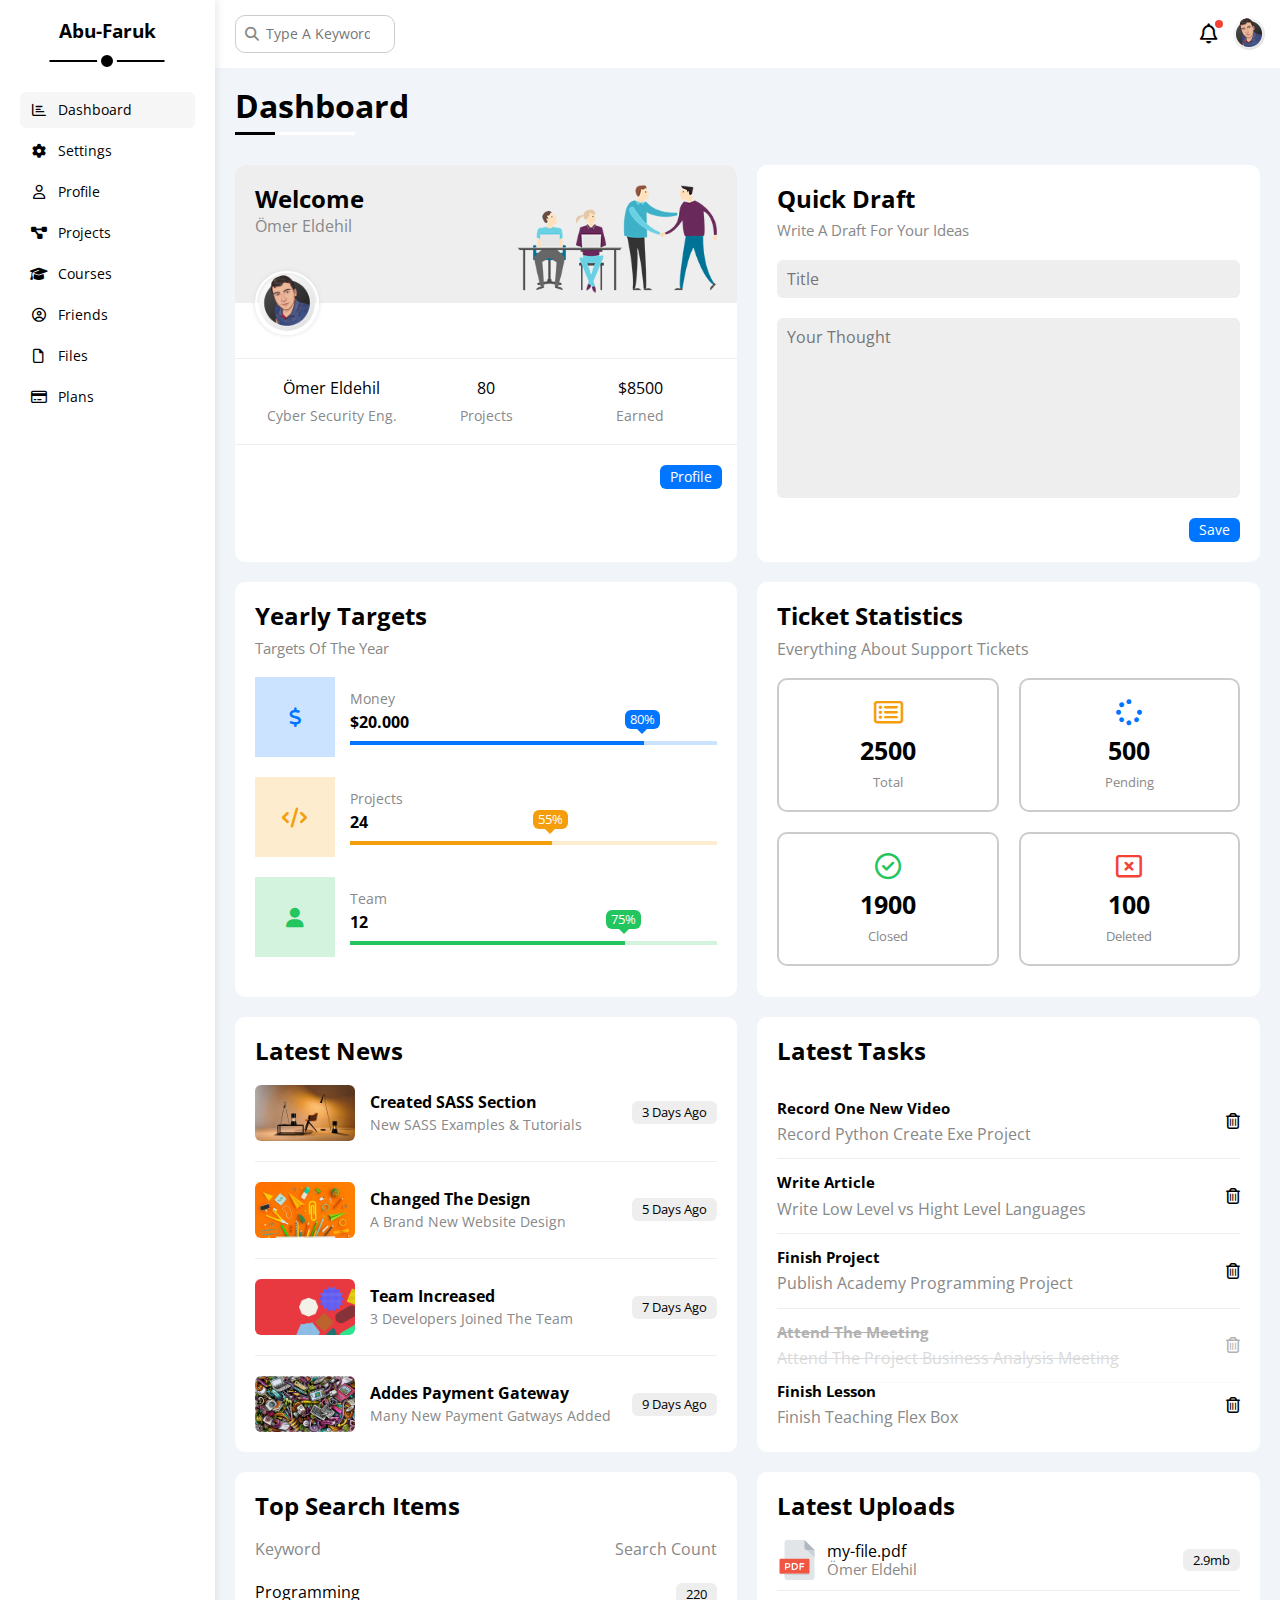
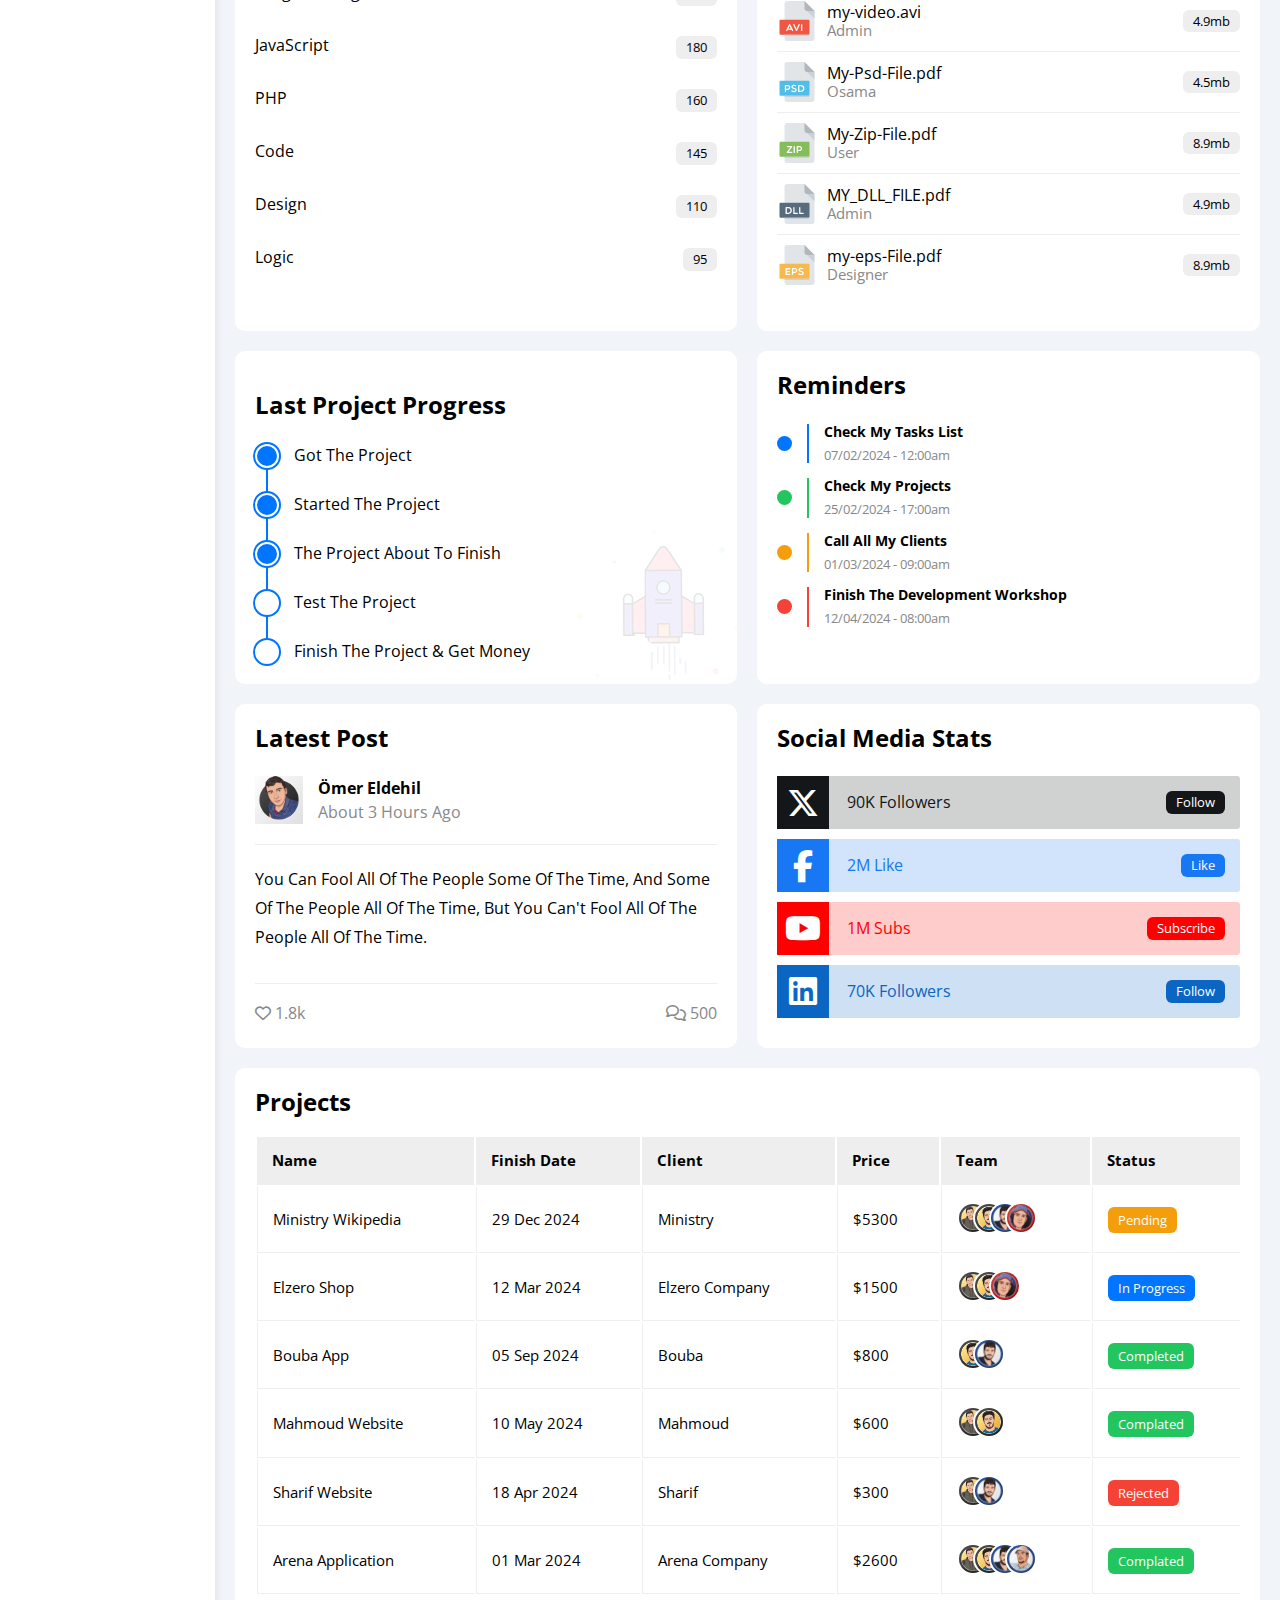
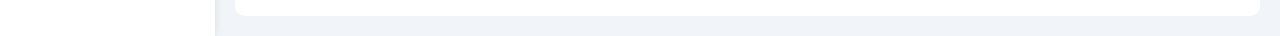
<file: index.html>
<!DOCTYPE html>
<html lang="en">

<head>
    <meta charset="UTF-8">
    <title>Dashboard</title>
    <meta name="viewport" content="width=device-width, initial-scale=1.0">
    <link rel="stylesheet" href="css/normalize.css">
    <link rel="stylesheet" href="css/all.min.css">
    <link rel="stylesheet" href="css/framework.css">
    <link rel="stylesheet" href="css/master.css">

    <link rel="preconnect" href="https://fonts.googleapis.com">
    <link rel="preconnect" href="https://fonts.gstatic.com" crossorigin>
    <link href="https://fonts.googleapis.com/css2?family=Open+Sans:wght@300;500&display=swap" rel="stylesheet">
</head>

<body>
    <div class="page d-flex">
        <div class="sidebar bg-white p-20 p-relative">
            <h3 class="p-relative txt-c mt-0">Abu-Faruk</h3>
            <ul>
                <li>
                    <a class="active d-flex align-center fs-14 c-black rad-6 p-10" href="index.html">
                        <i class="fa-regular fa-chart-bar fa-fw"></i>
                        <span class="fs-14 hide-mobile">Dashboard</span>
                    </a>
                </li>
                <li>
                    <a class="d-flex align-center fs-14 c-black rad-6 p-10" href="settings.html">
                        <i class="fa-solid fa-gear fa-fw"></i>
                        <span class="fs-14 hide-mobile">Settings</span>
                    </a>
                </li>
                <li>
                    <a class="d-flex align-center fs-14 c-black rad-6 p-10" href="profile.html">
                        <i class="fa-regular fa-user fa-fw"></i>
                        <span class="fs-14 hide-mobile">Profile</span>
                    </a>
                </li>
                <li>
                    <a class="d-flex align-center fs-14 c-black rad-6 p-10" href="projects.html">
                        <i class="fa-solid fa-diagram-project fa-fw"></i>
                        <span class="fs-14 hide-mobile">Projects</span>
                    </a>
                </li>
                <li>
                    <a class="d-flex align-center fs-14 c-black rad-6 p-10" href="courses.html">
                        <i class="fa-solid fa-graduation-cap fa-fw"></i>
                        <span class="fs-14 hide-mobile">Courses</span>
                    </a>
                </li>
                <li>
                    <a class="d-flex align-center fs-14 c-black rad-6 p-10" href="friends.html">
                        <i class="fa-regular fa-circle-user fa-fw"></i>
                        <span class="fs-14 hide-mobile">Friends</span>
                    </a>
                </li>
                <li>
                    <a class="d-flex align-center fs-14 c-black rad-6 p-10" href="files.html">
                        <i class="fa-regular fa-file fa-fw"></i>
                        <span class="fs-14 hide-mobile">Files</span>
                    </a>
                </li>
                <li>
                    <a class="d-flex align-center fs-14 c-black rad-6 p-10" href="plans.html">
                        <i class="fa-regular fa-credit-card fa-fw"></i>
                        <span class="fs-14 hide-mobile">Plans</span>
                    </a>
                </li>
            </ul>
        </div>
        <div class="content w-full overflow-hidden">
            <!-- Start Head -->
            <div class="head bg-white p-15 between-flex">
                <div class="search p-relative">
                    <input class="p-10" type="search" placeholder="Type A Keyword">
                </div>
                <div class="icons d-flex align-center">
                    <span class="notification p-relative">
                        <i class="fa-regular fa-bell fa-lg"></i>
                    </span>
                    <img class="rad-half" src="imgs/avatar.jpg" alt="">
                </div>
            </div>
            <!-- End Head -->
            <h1 class="p-relative">Dashboard</h1>
            <div class="wrapper d-grid gap-20">
                <!-- Start Welcome Widget -->
                <div class="welcome bg-white rad-10 txt-c-mobile block-mobile">
                    <div class="intro p-20 d-flex space-between bg-eee">
                        <div>
                            <h2 class="m-0">Welcome</h2>
                            <p class="c-grey mt-5">Ömer Eldehil</p>
                        </div>
                        <img class="hide-mobile" src="imgs/welcome.png" alt="">
                    </div>
                    <img src="imgs/avatar.jpg" alt="" class="avatar">
                    <div class="body txt-c d-flex p-20 mt-20 mb-20 block-mobile">
                        <div>Ömer Eldehil <span class="d-block c-grey fs-14 mt-10">Cyber Security Eng.</span></div>
                        <div>80 <span class="d-block c-grey fs-14 mt-10">Projects</span></div>
                        <div>$8500 <span class="d-block c-grey fs-14 mt-10">Earned</span></div>
                    </div>
                    <a href="profile.html" class="visit d-block fs-14 bg-blue c-white w-fit btn-shape">Profile</a>
                </div>
                <!-- End Welcome Widget -->
                <!-- Start Quick Draft Widget -->
                <div class="quick-draft bg-white rad-10 p-20">
                    <h2 class="mt-0 mb-10">Quick Draft</h2>
                    <p class="mt-0 mb-20 c-grey fs-15">Write A Draft For Your Ideas</p>
                    <form>
                        <input class="d-block mb-20 w-full p-10 b-none bg-eee rad-6" type="text" placeholder="Title">
                        <textarea class="d-block mb-20 w-full p-10 b-none bg-eee rad-6"
                            placeholder="Your Thought"></textarea>
                        <input class="save d-block fs-14 bg-blue c-white b-none w-fit btn-shape" type="submit"
                            value="Save">
                    </form>
                </div>
                <!-- End Quick Draft Widget -->
                <!-- Start Targets -->
                <div class="targets p-20 bg-white rad-10">
                    <h2 class="mt-0 mb-10">Yearly Targets</h2>
                    <p class="mt-0 mb-20 c-grey fs-15">Targets Of The Year</p>
                    <div class="target-row mb-20 center-flex blue">
                        <div class="icon center-flex">
                            <i class="fa-solid fa-dollar-sign fa-lg c-blue"></i>
                        </div>
                        <div class="details">
                            <span class="fs-14 c-grey">Money</span>
                            <span class="d-block mt-5 mb-10 fw-bold">$20.000</span>
                            <div class="progress p-relative">
                                <span class="bg-blue blue p-absolute" style="width: 80%;">
                                    <span class="bg-blue p-absolute">80%</span>
                                </span>
                            </div>
                        </div>
                    </div>
                    <div class="target-row mb-20 center-flex orange">
                        <div class="icon center-flex">
                            <i class="fa-solid fa-code fa-lg c-orange"></i>
                        </div>
                        <div class="details">
                            <span class="fs-14 c-grey">Projects</span>
                            <span class="d-block mt-5 mb-10 fw-bold">24</span>
                            <div class="progress p-relative">
                                <span class="bg-orange orange p-absolute" style="width: 55%;">
                                    <span class="bg-orange p-absolute">55%</span>
                                </span>
                            </div>
                        </div>
                    </div>
                    <div class="target-row mb-20 center-flex green">
                        <div class="icon center-flex">
                            <i class="fa-solid fa-user fa-lg c-green"></i>
                        </div>
                        <div class="details">
                            <span class="fs-14 c-grey">Team</span>
                            <span class="d-block mt-5 mb-10 fw-bold">12</span>
                            <div class="progress p-relative">
                                <span class="bg-green green p-absolute" style="width: 75%;">
                                    <span class="bg-green p-absolute">75%</span>
                                </span>
                            </div>
                        </div>
                    </div>
                </div>
                <!-- End Targets -->
                <!-- Start Ticket Widget -->
                <div class="tickets p-20 bg-white rad-10">
                    <h2 class="mt-0 mb-10">Ticket Statistics</h2>
                    <p class="mt-0 mb-20 c-grey">Everything About Support Tickets</p>
                    <div class="d-flex txt-c gap-20 f-wrap">
                        <div class="box p-20 rad-10 fs-13 c-grey">
                            <i class="fa-regular fa-rectangle-list fa-2x mb-10 c-orange"></i>
                            <span class="d-block c-black fw-bold fs-25 mb-10">2500</span>
                            Total
                        </div>

                        <div class="box p-20 rad-10 fs-13 c-grey">
                            <i class="fa-solid fa-spinner fa-2x mb-10 c-blue"></i>
                            <span class="d-block c-black fw-bold fs-25 mb-10">500</span>
                            Pending
                        </div>

                        <div class="box p-20 rad-10 fs-13 c-grey">
                            <i class="fa-regular fa-circle-check fa-2x mb-10 c-green"></i>
                            <span class="d-block c-black fw-bold fs-25 mb-10">1900</span>
                            Closed
                        </div>

                        <div class="box p-20 rad-10 fs-13 c-grey">
                            <i class="fa-regular fa-rectangle-xmark fa-2x mb-10 c-red"></i>
                            <span class="d-block c-black fw-bold fs-25 mb-10">100</span>
                            Deleted
                        </div>
                    </div>
                </div>
                <!-- End Ticket Widget -->
                <!-- Start Latest News -->
                <div class="latest-news p-20 bg-white rad-10 txt-c-mobile">
                    <h2 class="mt-0 mb-20">Latest News</h2>
                    <div class="news-row d-flex align-center">
                        <img src="imgs/news-01.png" alt="">
                        <div class="info">
                            <h3>Created SASS Section</h3>
                            <p class="m-0 fs-14 c-grey">New SASS Examples & Tutorials</p>
                        </div>
                        <div class="label btn-shape bg-eee fs-13">3 Days Ago</div>
                    </div>
                    <div class="news-row d-flex align-center">
                        <img src="imgs/news-02.png" alt="">
                        <div class="info">
                            <h3>Changed The Design</h3>
                            <p class="m-0 fs-14 c-grey">A Brand New Website Design</p>
                        </div>
                        <div class="label btn-shape bg-eee fs-13">5 Days Ago</div>
                    </div>
                    <div class="news-row d-flex align-center">
                        <img src="imgs/news-03.png" alt="">
                        <div class="info">
                            <h3>Team Increased</h3>
                            <p class="m-0 fs-14 c-grey">3 Developers Joined The Team</p>
                        </div>
                        <div class="label btn-shape bg-eee fs-13">7 Days Ago</div>
                    </div>
                    <div class="news-row d-flex align-center">
                        <img src="imgs/news-04.png" alt="">
                        <div class="info">
                            <h3>Addes Payment Gateway</h3>
                            <p class="m-0 fs-14 c-grey">Many New Payment Gatways Added</p>
                        </div>
                        <div class="label btn-shape bg-eee fs-13">9 Days Ago</div>
                    </div>
                </div>
                <!-- End Latest News -->
                <!-- Start Tasks -->
                <div class="tasks p-20 bg-white rad-10">
                    <h2 class="mt-0 mb-20">Latest Tasks</h2>
                    <div class="task-row between-flex">
                        <div class="info">
                            <h3 class="mt-0 mb-8 fs-15">Record One New Video</h3>
                            <p class="m-0 c-grey">Record Python Create Exe Project</p>
                        </div>
                        <i class="delete fa-regular fa-trash-can"></i>
                    </div>
                    <div class="task-row between-flex">
                        <div class="info">
                            <h3 class="mt-0 mb-8 fs-15">Write Article</h3>
                            <p class="m-0 c-grey">Write Low Level vs Hight Level Languages</p>
                        </div>
                        <i class="delete fa-regular fa-trash-can"></i>
                    </div>
                    <div class="task-row between-flex">
                        <div class="info">
                            <h3 class="mt-0 mb-8 fs-15">Finish Project</h3>
                            <p class="m-0 c-grey">Publish Academy Programming Project</p>
                        </div>
                        <i class="delete fa-regular fa-trash-can"></i>
                    </div>
                    <div class="task-row between-flex done">
                        <div class="info">
                            <h3 class="mt-0 mb-8 fs-15">Attend The Meeting</h3>
                            <p class="m-0 c-grey">Attend The Project Business Analysis Meeting</p>
                        </div>
                        <i class="delete fa-regular fa-trash-can"></i>
                    </div>
                    <div class="task-row between-flex">
                        <div class="info">
                            <h3 class="mt-0 mb-8 fs-15">Finish Lesson</h3>
                            <p class="m-0 c-grey">Finish Teaching Flex Box</p>
                        </div>
                        <i class="delete fa-regular fa-trash-can"></i>
                    </div>
                </div>
                <!-- End Tasks -->
                <!-- Start Top Search Word Widget -->
                <div class="search-items p-20 bg-white rad-10">
                    <h2 class="mt-0 mb-20">Top Search Items</h2>
                    <div class="items-head d-flex space-between c-grey mb-10">
                        <div>Keyword</div>
                        <div>Search Count</div>
                    </div>
                    <div class="items d-flex space-between pt-15 pb-15">
                        <span>Programming</span>
                        <span class="bg-eee fs-13 btn-shape">220</span>
                    </div>
                    <div class="items d-flex space-between pt-15 pb-15">
                        <span>JavaScript</span>
                        <span class="bg-eee fs-13 btn-shape">180</span>
                    </div>
                    <div class="items d-flex space-between pt-15 pb-15">
                        <span>PHP</span>
                        <span class="bg-eee fs-13 btn-shape">160</span>
                    </div>
                    <div class="items d-flex space-between pt-15 pb-15">
                        <span>Code</span>
                        <span class="bg-eee fs-13 btn-shape">145</span>
                    </div>
                    <div class="items d-flex space-between pt-15 pb-15">
                        <span>Design</span>
                        <span class="bg-eee fs-13 btn-shape">110</span>
                    </div>
                    <div class="items d-flex space-between pt-15 pb-15">
                        <span>Logic</span>
                        <span class="bg-eee fs-13 btn-shape">95</span>
                    </div>
                </div>
                <!-- End Top Search Word Widget -->
                <!-- Start Latest Uploads Widget -->
                <div class="latest-uploads p-20 bg-white rad-10">
                    <h2 class="mt-0 mb-20">Latest Uploads</h2>
                    <ul>
                        <li class="between-flex pb-10 mb-10">
                            <div class="d-flex align-center">
                                <img class="mr-10" src="imgs/pdf.svg" alt="">
                                <div>
                                    <span class="d-block">my-file.pdf</span>
                                    <span class="fs-15 c-grey">Ömer Eldehil</span>
                                </div>
                            </div>
                            <div class="bg-eee btn-shape fs-13">2.9mb</div>
                        </li>
                        <li class="between-flex pb-10 mb-10">
                            <div class="d-flex align-center">
                                <img class="mr-10" src="imgs/avi.svg" alt="">
                                <div>
                                    <span class="d-block">my-video.avi</span>
                                    <span class="fs-15 c-grey">Admin</span>
                                </div>
                            </div>
                            <div class="bg-eee btn-shape fs-13">4.9mb</div>
                        </li>
                        <li class="between-flex pb-10 mb-10">
                            <div class="d-flex align-center">
                                <img class="mr-10" src="imgs/psd.svg" alt="">
                                <div>
                                    <span class="d-block">My-Psd-File.pdf</span>
                                    <span class="fs-15 c-grey">Osama</span>
                                </div>
                            </div>
                            <div class="bg-eee btn-shape fs-13">4.5mb</div>
                        </li>
                        <li class="between-flex pb-10 mb-10">
                            <div class="d-flex align-center">
                                <img class="mr-10" src="imgs/zip.svg" alt="">
                                <div>
                                    <span class="d-block">My-Zip-File.pdf</span>
                                    <span class="fs-15 c-grey">User</span>
                                </div>
                            </div>
                            <div class="bg-eee btn-shape fs-13">8.9mb</div>
                        </li>
                        <li class="between-flex pb-10 mb-10">
                            <div class="d-flex align-center">
                                <img class="mr-10" src="imgs/dll.svg" alt="">
                                <div>
                                    <span class="d-block">MY_DLL_FILE.pdf</span>
                                    <span class="fs-15 c-grey">Admin</span>
                                </div>
                            </div>
                            <div class="bg-eee btn-shape fs-13">4.9mb</div>
                        </li>
                        <li class="between-flex pb-10 mb-10">
                            <div class="d-flex align-center">
                                <img class="mr-10" src="imgs/eps.svg" alt="">
                                <div>
                                    <span class="d-block">my-eps-File.pdf</span>
                                    <span class="fs-15 c-grey">Designer</span>
                                </div>
                            </div>
                            <div class="bg-eee btn-shape fs-13">8.9mb</div>
                        </li>
                    </ul>
                </div>
                <!-- End Latest Uploads Widget -->
                <!-- Start Last Project Progress Widget -->
                <div class="last-project p-20 bg-white rad-10 p-relative">
                    <h2>Last Project Progress</h2>
                    <ul class="m-0 p-relative">
                        <li class="mt-25 d-flex align-center done">Got The Project</li>
                        <li class="mt-25 d-flex align-center done">Started The Project</li>
                        <li class="mt-25 d-flex align-center done">The Project About To Finish</li>
                        <li class="mt-25 d-flex align-center current">Test The Project</li>
                        <li class="mt-25 d-flex align-center">Finish The Project & Get Money</li>
                    </ul>
                    <img class="launch-icon hide-mobile p-absolute" src="imgs/project.png" alt="">
                </div>
                <!-- End Last Project Progress Widget -->
                <!-- Start Reminders Widget -->
                <div class="reminders p-20 bg-white rad-10 p-relative">
                    <h2 class="mt-0 mb-25">Reminders</h2>
                    <ul>
                        <li class="d-flex align-center mt-15">
                            <span class="key bg-blue mr-15 d-block rad-half"></span>
                            <div class="blue pl-15">
                                <p class="fs-14 fw-bold mt-0 mb-5">Check My Tasks List</p>
                                <span class="fs-13 c-grey">07/02/2024 - 12:00am</span>
                            </div>
                        </li>
                        <li class="d-flex align-center mt-15">
                            <span class="key bg-green mr-15 d-block rad-half"></span>
                            <div class="green pl-15">
                                <p class="fs-14 fw-bold mt-0 mb-5">Check My Projects</p>
                                <span class="fs-13 c-grey">25/02/2024 - 17:00am</span>
                            </div>
                        </li>
                        <li class="d-flex align-center mt-15">
                            <span class="key bg-orange mr-15 d-block rad-half"></span>
                            <div class="orange pl-15">
                                <p class="fs-14 fw-bold mt-0 mb-5">Call All My Clients</p>
                                <span class="fs-13 c-grey">01/03/2024 - 09:00am</span>
                            </div>
                        </li>
                        <li class="d-flex align-center mt-15">
                            <span class="key bg-red mr-15 d-block rad-half"></span>
                            <div class="red pl-15">
                                <p class="fs-14 fw-bold mt-0 mb-5">Finish The Development Workshop</p>
                                <span class="fs-13 c-grey">12/04/2024 - 08:00am</span>
                            </div>
                        </li>
                    </ul>

                </div>
                <!-- End Reminders Widget -->
                <!-- Start Latest Post Widget -->
                <div class="latest-post p-20 bg-white rad-10 p-relative">
                    <h2 class="mt-0 mb-25">Latest Post</h2>
                    <div class="top d-flex align-center">
                        <img class="avatar mr-15" src="imgs/avatar.jpg" alt="">
                        <div class="info">
                            <span class="d-block mb-5 fw-bold">Ömer Eldehil</span>
                            <span class="c-grey">About 3 Hours Ago</span>
                        </div>
                    </div>
                    <div class="post-content txt-c-mobile pt-20 pb-20 mt-20 mb-20">
                        You Can Fool All Of The People Some Of The Time, And Some Of The People All Of The Time, But You
                        Can't Fool All Of The People All Of The Time.
                    </div>
                    <div class="post-stats between-flex c-grey">
                        <div>
                            <i class="fa-regular fa-heart"></i>
                            <span>1.8k</span>
                        </div>
                        <div>
                            <i class="fa-regular fa-comments"></i>
                            <span>500</span>
                        </div>
                    </div>
                </div>
                <!-- End Latest Post Widget -->
                <!-- Start Social Media Stats Widget -->
                <div class="social-media p-20 bg-white rad-10 p-relative">
                    <h2 class="mt-0 mb-25">Social Media Stats</h2>
                    <div class="box X p-15 p-relative mb-10 between-flex">
                        <i class="fa-brands fa-x-twitter fa-2x c-white h-full center-flex p-absolute"></i>
                        <span>90K Followers</span>
                        <a class="fs-13 c-white btn-shape" href="">Follow</a>
                    </div>
                    <div class="box facebook p-15 p-relative mb-10 between-flex">
                        <i class="fa-brands fa-facebook-f fa-2x c-white h-full center-flex p-absolute"></i>
                        <span>2M Like</span>
                        <a class="fs-13 c-white btn-shape" href="">Like</a>
                    </div>
                    <div class="box youtube p-15 p-relative mb-10 between-flex">
                        <i class="fa-brands fa-youtube fa-2x c-white h-full center-flex p-absolute"></i>
                        <span>1M Subs</span>
                        <a class="fs-13 c-white btn-shape" href="">Subscribe</a>
                    </div>
                    <div class="box linkedin p-15 p-relative mb-10 between-flex">
                        <i class="fa-brands fa-linkedin fa-2x c-white h-full center-flex p-absolute"></i>
                        <span>70K Followers</span>
                        <a class="fs-13 c-white btn-shape" href="">Follow</a>
                    </div>
                </div>
                <!-- End Social Media Stats Widget -->

            </div>
            <!-- Start Projects Table -->
            <div class="projects p-20 bg-white rad-10 m-20">
                <h2 class="mt-0 mb-20">Projects</h2>
                <div class="responsive-table">
                    <table class="fs-15 w-full">
                        <thead>
                            <tr>
                                <td>Name</td>
                                <td>Finish Date</td>
                                <td>Client</td>
                                <td>Price</td>
                                <td>Team</td>
                                <td>Status</td>
                            </tr>
                        </thead>
                        <tbody>
                            <tr>
                                <td>Ministry Wikipedia</td>
                                <td>29 Dec 2024</td>
                                <td>Ministry</td>
                                <td>$5300</td>
                                <td>
                                    <img src="imgs/team-01.jpg" alt="">
                                    <img src="imgs/team-02.jpg" alt="">
                                    <img src="imgs/team-03.jpg" alt="">
                                    <img src="imgs/team-05.jpg" alt="">
                                </td>
                                <td>
                                    <span class="label bg-orange c-white btn-shape">Pending</span>
                                </td>
                            </tr>
                            <tr>
                                <td>Elzero Shop</td>
                                <td>12 Mar 2024</td>
                                <td>Elzero Company</td>
                                <td>$1500</td>
                                <td>
                                    <img src="imgs/team-01.jpg" alt="">
                                    <img src="imgs/team-02.jpg" alt="">
                                    <img src="imgs/team-05.jpg" alt="">
                                </td>
                                <td>
                                    <span class="label bg-blue c-white btn-shape">In Progress</span>
                                </td>
                            </tr>
                            <tr>
                                <td>Bouba App</td>
                                <td>05 Sep 2024</td>
                                <td>Bouba</td>
                                <td>$800</td>
                                <td>
                                    <img src="imgs/team-02.jpg" alt="">
                                    <img src="imgs/team-03.jpg" alt="">
                                </td>
                                <td>
                                    <span class="label bg-green c-white btn-shape">Completed</span>
                                </td>
                            </tr>
                            <tr>
                                <td>Mahmoud Website</td>
                                <td>10 May 2024</td>
                                <td>Mahmoud</td>
                                <td>$600</td>
                                <td>
                                    <img src="imgs/team-01.jpg" alt="">
                                    <img src="imgs/team-02.jpg" alt="">
                                </td>
                                <td>
                                    <span class="label bg-green c-white btn-shape">Complated</span>
                                </td>
                            </tr>
                            <tr>
                                <td>Sharif Website</td>
                                <td>18 Apr 2024</td>
                                <td>Sharif</td>
                                <td>$300</td>
                                <td>
                                    <img src="imgs/team-01.jpg" alt="">
                                    <img src="imgs/team-03.jpg" alt="">
                                </td>
                                <td>
                                    <span class="label bg-red c-white btn-shape">Rejected</span>
                                </td>
                            </tr>
                            <tr>
                                <td>Arena Application</td>
                                <td>01 Mar 2024</td>
                                <td>Arena Company</td>
                                <td>$2600</td>
                                <td>
                                    <img src="imgs/team-01.jpg" alt="">
                                    <img src="imgs/team-02.jpg" alt="">
                                    <img src="imgs/team-03.jpg" alt="">
                                    <img src="imgs/team-04.jpg" alt="">
                                </td>
                                <td>
                                    <span class="label bg-green c-white btn-shape">Complated</span>
                                </td>
                            </tr>
                        </tbody>
                    </table>
                </div>
            </div>
            <!-- End Projects Table -->
        </div>
    </div>
</body>

</html>
</file>
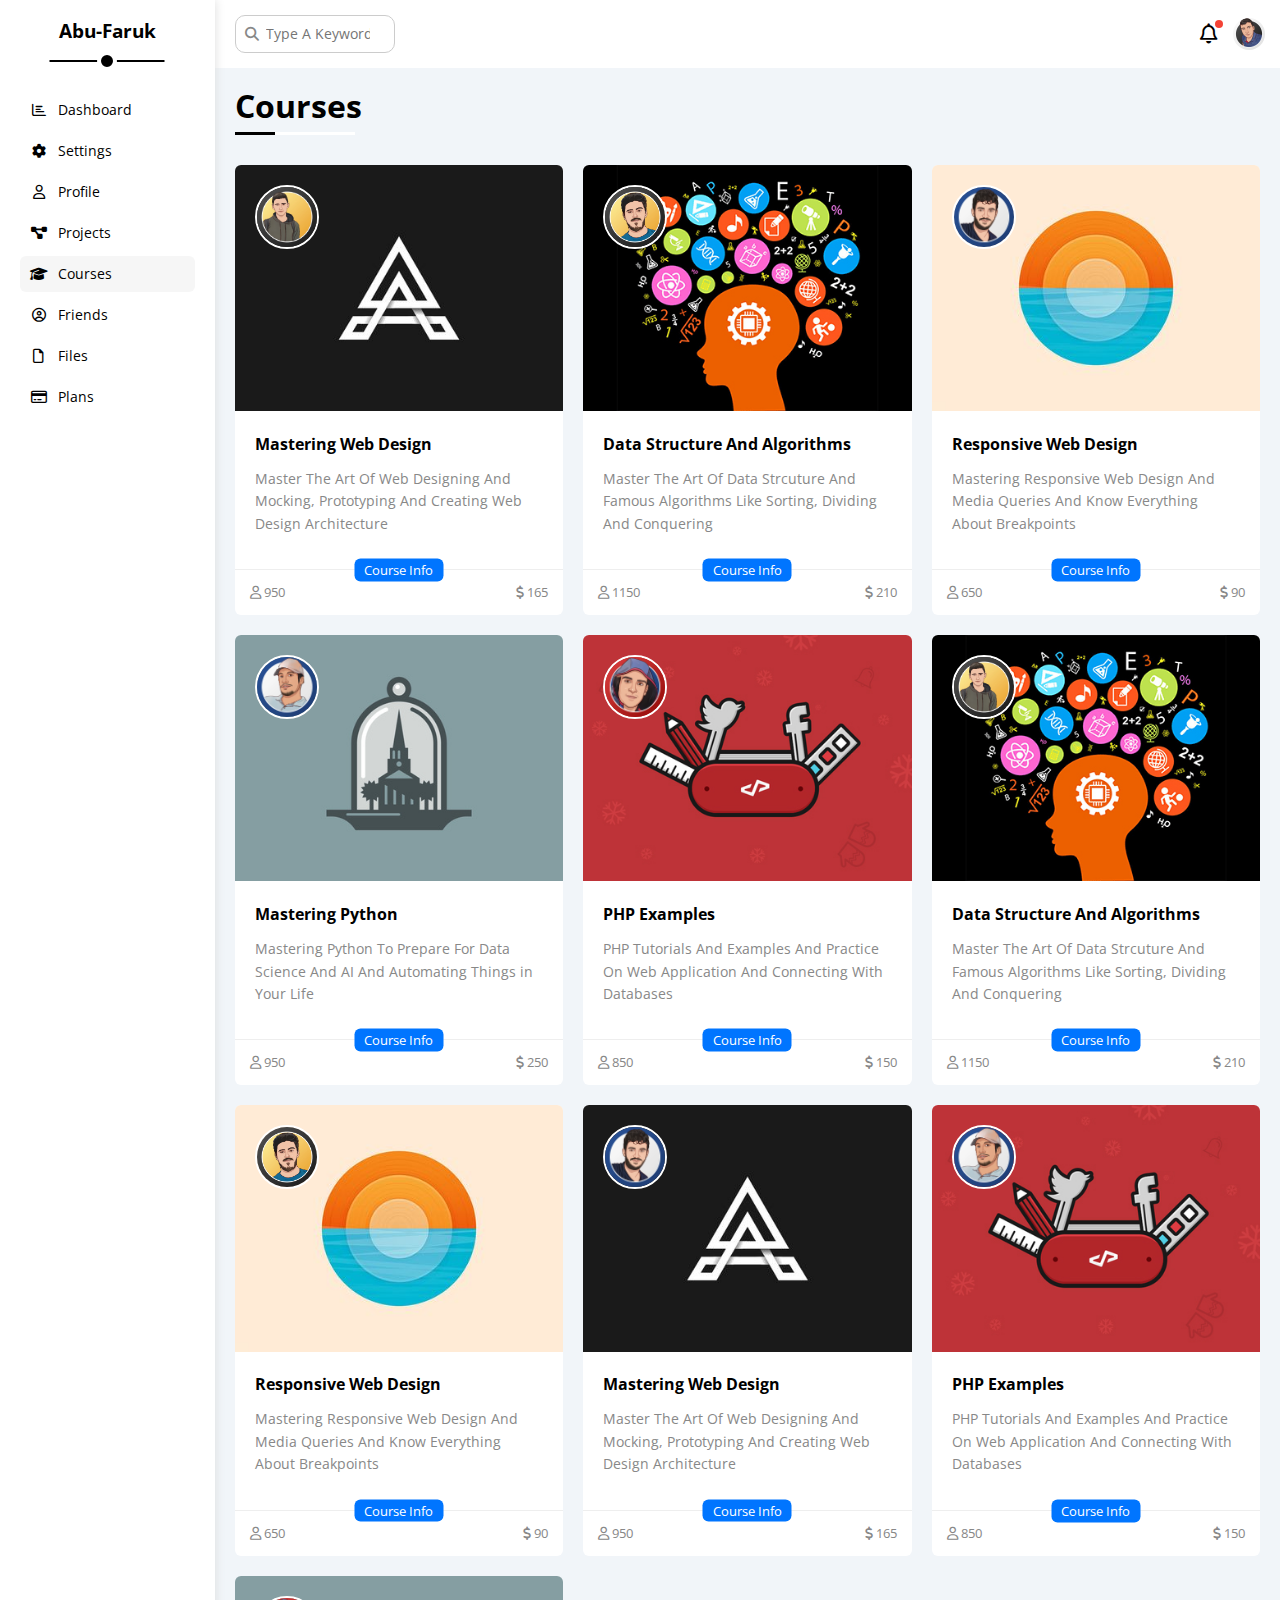
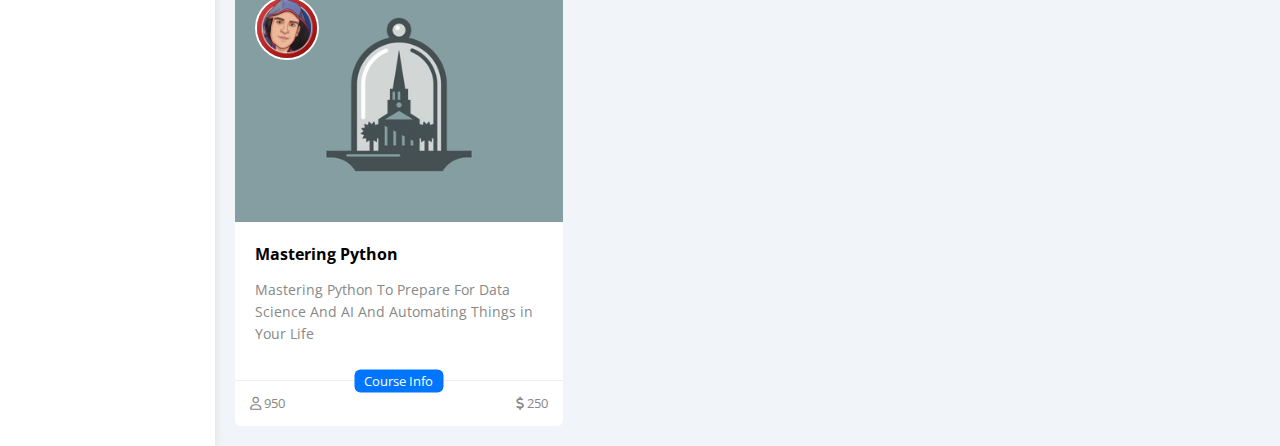
<file: courses.html>
<!DOCTYPE html>
<html lang="en">

<head>
    <meta charset="UTF-8">
    <title>Courses</title>
    <meta name="viewport" content="width=device-width, initial-scale=1.0">
    <link rel="stylesheet" href="css/normalize.css">
    <link rel="stylesheet" href="css/all.min.css">
    <link rel="stylesheet" href="css/framework.css">
    <link rel="stylesheet" href="css/master.css">

    <link rel="preconnect" href="https://fonts.googleapis.com">
    <link rel="preconnect" href="https://fonts.gstatic.com" crossorigin>
    <link href="https://fonts.googleapis.com/css2?family=Open+Sans:wght@300;500&display=swap" rel="stylesheet">
</head>

<body>
    <div class="page d-flex">
        <div class="sidebar bg-white p-20 p-relative">
            <h3 class="p-relative txt-c mt-0">Abu-Faruk</h3>
            <ul>
                <li>
                    <a class="d-flex align-center fs-14 c-black rad-6 p-10" href="index.html">
                        <i class="fa-regular fa-chart-bar fa-fw"></i>
                        <span class="fs-14 hide-mobile">Dashboard</span>
                    </a>
                </li>
                <li>
                    <a class="d-flex align-center fs-14 c-black rad-6 p-10" href="settings.html">
                        <i class="fa-solid fa-gear fa-fw"></i>
                        <span class="fs-14 hide-mobile">Settings</span>
                    </a>
                </li>
                <li>
                    <a class="d-flex align-center fs-14 c-black rad-6 p-10" href="profile.html">
                        <i class="fa-regular fa-user fa-fw"></i>
                        <span class="fs-14 hide-mobile">Profile</span>
                    </a>
                </li>
                <li>
                    <a class="d-flex align-center fs-14 c-black rad-6 p-10" href="projects.html">
                        <i class="fa-solid fa-diagram-project fa-fw"></i>
                        <span class="fs-14 hide-mobile">Projects</span>
                    </a>
                </li>
                <li>
                    <a class="active d-flex align-center fs-14 c-black rad-6 p-10" href="courses.html">
                        <i class="fa-solid fa-graduation-cap fa-fw"></i>
                        <span class="fs-14 hide-mobile">Courses</span>
                    </a>
                </li>
                <li>
                    <a class="d-flex align-center fs-14 c-black rad-6 p-10" href="friends.html">
                        <i class="fa-regular fa-circle-user fa-fw"></i>
                        <span class="fs-14 hide-mobile">Friends</span>
                    </a>
                </li>
                <li>
                    <a class="d-flex align-center fs-14 c-black rad-6 p-10" href="files.html">
                        <i class="fa-regular fa-file fa-fw"></i>
                        <span class="fs-14 hide-mobile">Files</span>
                    </a>
                </li>
                <li>
                    <a class="d-flex align-center fs-14 c-black rad-6 p-10" href="plans.html">
                        <i class="fa-regular fa-credit-card fa-fw"></i>
                        <span class="fs-14 hide-mobile">Plans</span>
                    </a>
                </li>
            </ul>
        </div>
        <div class="content w-full overflow-hidden">
            <!-- Start Head -->
            <div class="head bg-white p-15 between-flex">
                <div class="search p-relative">
                    <input class="p-10" type="search" placeholder="Type A Keyword">
                </div>
                <div class="icons d-flex align-center">
                    <span class="notification p-relative">
                        <i class="fa-regular fa-bell fa-lg"></i>
                    </span>
                    <img class="rad-half" src="imgs/avatar.jpg" alt="">
                </div>
            </div>
            <!-- End Head -->
            <h1 class="p-relative">Courses</h1>
            <div class="courses-page d-grid m-20 gap-20">
                <!-- Start Course -->
                <div class="course bg-white rad-6 p-relative">
                    <img class="cover" src="imgs/course-01.jpg" alt="">
                    <img class="instructor p-absolute" src="imgs/team-01.jpg" alt="">
                    <div class="p-20">
                        <h4 class="m-0">Mastering Web Design</h4>
                        <p class="description c-grey mt-15 fs-14">Master The Art Of Web Designing And Mocking,
                            Prototyping And Creating Web Design Architecture</p>
                    </div>
                    <div class="info p-15 p-relative between-flex">
                        <span class="title bg-blue c-white btn-shape p-absolute">Course Info</span>
                        <span class="c-grey">
                            <i class="fa-regular fa-user"></i>
                            950
                        </span>
                        <span class="c-grey">
                            <i class="fa-solid fa-dollar-sign"></i>
                            165
                        </span>
                    </div>
                </div>
                <!-- End Course -->
                <!-- Start Course -->
                <div class="course bg-white rad-6 p-relative">
                    <img class="cover" src="imgs/course-02.jpg" alt="">
                    <img class="instructor p-absolute" src="imgs/team-02.jpg" alt="">
                    <div class="p-20">
                        <h4 class="m-0">Data Structure And Algorithms</h4>
                        <p class="description c-grey mt-15 fs-14">Master The Art Of Data Strcuture And Famous Algorithms
                            Like Sorting, Dividing And Conquering</p>
                    </div>
                    <div class="info p-15 p-relative between-flex">
                        <span class="title bg-blue c-white btn-shape p-absolute">Course Info</span>
                        <span class="c-grey">
                            <i class="fa-regular fa-user"></i>
                            1150
                        </span>
                        <span class="c-grey">
                            <i class="fa-solid fa-dollar-sign"></i>
                            210
                        </span>
                    </div>
                </div>
                <!-- End Course -->
                <!-- Start Course -->
                <div class="course bg-white rad-6 p-relative">
                    <img class="cover" src="imgs/course-03.jpg" alt="">
                    <img class="instructor p-absolute" src="imgs/team-03.jpg" alt="">
                    <div class="p-20">
                        <h4 class="m-0">Responsive Web Design</h4>
                        <p class="description c-grey mt-15 fs-14">Mastering Responsive Web Design And Media Queries And
                            Know Everything About Breakpoints</p>
                    </div>
                    <div class="info p-15 p-relative between-flex">
                        <span class="title bg-blue c-white btn-shape p-absolute">Course Info</span>
                        <span class="c-grey">
                            <i class="fa-regular fa-user"></i>
                            650
                        </span>
                        <span class="c-grey">
                            <i class="fa-solid fa-dollar-sign"></i>
                            90
                        </span>
                    </div>
                </div>
                <!-- End Course -->
                <!-- Start Course -->
                <div class="course bg-white rad-6 p-relative">
                    <img class="cover" src="imgs/course-04.jpg" alt="">
                    <img class="instructor p-absolute" src="imgs/team-04.jpg" alt="">
                    <div class="p-20">
                        <h4 class="m-0">Mastering Python</h4>
                        <p class="description c-grey mt-15 fs-14">Mastering Python To Prepare For Data Science And AI
                            And Automating Things in Your Life</p>
                    </div>
                    <div class="info p-15 p-relative between-flex">
                        <span class="title bg-blue c-white btn-shape p-absolute">Course Info</span>
                        <span class="c-grey">
                            <i class="fa-regular fa-user"></i>
                            950
                        </span>
                        <span class="c-grey">
                            <i class="fa-solid fa-dollar-sign"></i>
                            250
                        </span>
                    </div>
                </div>
                <!-- End Course -->
                <!-- Start Course -->
                <div class="course bg-white rad-6 p-relative">
                    <img class="cover" src="imgs/course-05.jpg" alt="">
                    <img class="instructor p-absolute" src="imgs/team-05.jpg" alt="">
                    <div class="p-20">
                        <h4 class="m-0">PHP Examples</h4>
                        <p class="description c-grey mt-15 fs-14">PHP Tutorials And Examples And Practice On Web
                            Application And Connecting With Databases</p>
                    </div>
                    <div class="info p-15 p-relative between-flex">
                        <span class="title bg-blue c-white btn-shape p-absolute">Course Info</span>
                        <span class="c-grey">
                            <i class="fa-regular fa-user"></i>
                            850
                        </span>
                        <span class="c-grey">
                            <i class="fa-solid fa-dollar-sign"></i>
                            150
                        </span>
                    </div>
                </div>
                <!-- End Course -->
                <!-- Start Course -->
                <div class="course bg-white rad-6 p-relative">
                    <img class="cover" src="imgs/course-02.jpg" alt="">
                    <img class="instructor p-absolute" src="imgs/team-01.jpg" alt="">
                    <div class="p-20">
                        <h4 class="m-0">Data Structure And Algorithms</h4>
                        <p class="description c-grey mt-15 fs-14">Master The Art Of Data Strcuture And Famous Algorithms
                            Like Sorting, Dividing And Conquering</p>
                    </div>
                    <div class="info p-15 p-relative between-flex">
                        <span class="title bg-blue c-white btn-shape p-absolute">Course Info</span>
                        <span class="c-grey">
                            <i class="fa-regular fa-user"></i>
                            1150
                        </span>
                        <span class="c-grey">
                            <i class="fa-solid fa-dollar-sign"></i>
                            210
                        </span>
                    </div>
                </div>
                <!-- End Course -->
                <!-- Start Course -->
                <div class="course bg-white rad-6 p-relative">
                    <img class="cover" src="imgs/course-03.jpg" alt="">
                    <img class="instructor p-absolute" src="imgs/team-02.jpg" alt="">
                    <div class="p-20">
                        <h4 class="m-0">Responsive Web Design</h4>
                        <p class="description c-grey mt-15 fs-14">Mastering Responsive Web Design And Media Queries And
                            Know Everything About Breakpoints</p>
                    </div>
                    <div class="info p-15 p-relative between-flex">
                        <span class="title bg-blue c-white btn-shape p-absolute">Course Info</span>
                        <span class="c-grey">
                            <i class="fa-regular fa-user"></i>
                            650
                        </span>
                        <span class="c-grey">
                            <i class="fa-solid fa-dollar-sign"></i>
                            90
                        </span>
                    </div>
                </div>
                <!-- End Course -->
                <!-- Start Course -->
                <div class="course bg-white rad-6 p-relative">
                    <img class="cover" src="imgs/course-01.jpg" alt="">
                    <img class="instructor p-absolute" src="imgs/team-03.jpg" alt="">
                    <div class="p-20">
                        <h4 class="m-0">Mastering Web Design</h4>
                        <p class="description c-grey mt-15 fs-14">Master The Art Of Web Designing And Mocking,
                            Prototyping And Creating Web Design Architecture</p>
                    </div>
                    <div class="info p-15 p-relative between-flex">
                        <span class="title bg-blue c-white btn-shape p-absolute">Course Info</span>
                        <span class="c-grey">
                            <i class="fa-regular fa-user"></i>
                            950
                        </span>
                        <span class="c-grey">
                            <i class="fa-solid fa-dollar-sign"></i>
                            165
                        </span>
                    </div>
                </div>
                <!-- End Course -->
                <!-- Start Course -->
                <div class="course bg-white rad-6 p-relative">
                    <img class="cover" src="imgs/course-05.jpg" alt="">
                    <img class="instructor p-absolute" src="imgs/team-04.jpg" alt="">
                    <div class="p-20">
                        <h4 class="m-0">PHP Examples</h4>
                        <p class="description c-grey mt-15 fs-14">PHP Tutorials And Examples And Practice On Web
                            Application And Connecting With Databases</p>
                    </div>
                    <div class="info p-15 p-relative between-flex">
                        <span class="title bg-blue c-white btn-shape p-absolute">Course Info</span>
                        <span class="c-grey">
                            <i class="fa-regular fa-user"></i>
                            850
                        </span>
                        <span class="c-grey">
                            <i class="fa-solid fa-dollar-sign"></i>
                            150
                        </span>
                    </div>
                </div>
                <!-- End Course -->
                <!-- Start Course -->
                <div class="course bg-white rad-6 p-relative">
                    <img class="cover" src="imgs/course-04.jpg" alt="">
                    <img class="instructor p-absolute" src="imgs/team-05.jpg" alt="">
                    <div class="p-20">
                        <h4 class="m-0">Mastering Python</h4>
                        <p class="description c-grey mt-15 fs-14">Mastering Python To Prepare For Data Science And AI
                            And Automating Things in Your Life</p>
                    </div>
                    <div class="info p-15 p-relative between-flex">
                        <span class="title bg-blue c-white btn-shape p-absolute">Course Info</span>
                        <span class="c-grey">
                            <i class="fa-regular fa-user"></i>
                            950
                        </span>
                        <span class="c-grey">
                            <i class="fa-solid fa-dollar-sign"></i>
                            250
                        </span>
                    </div>
                </div>
                <!-- End Course -->
            </div>
        </div>
    </div>
</body>

</html>
</file>
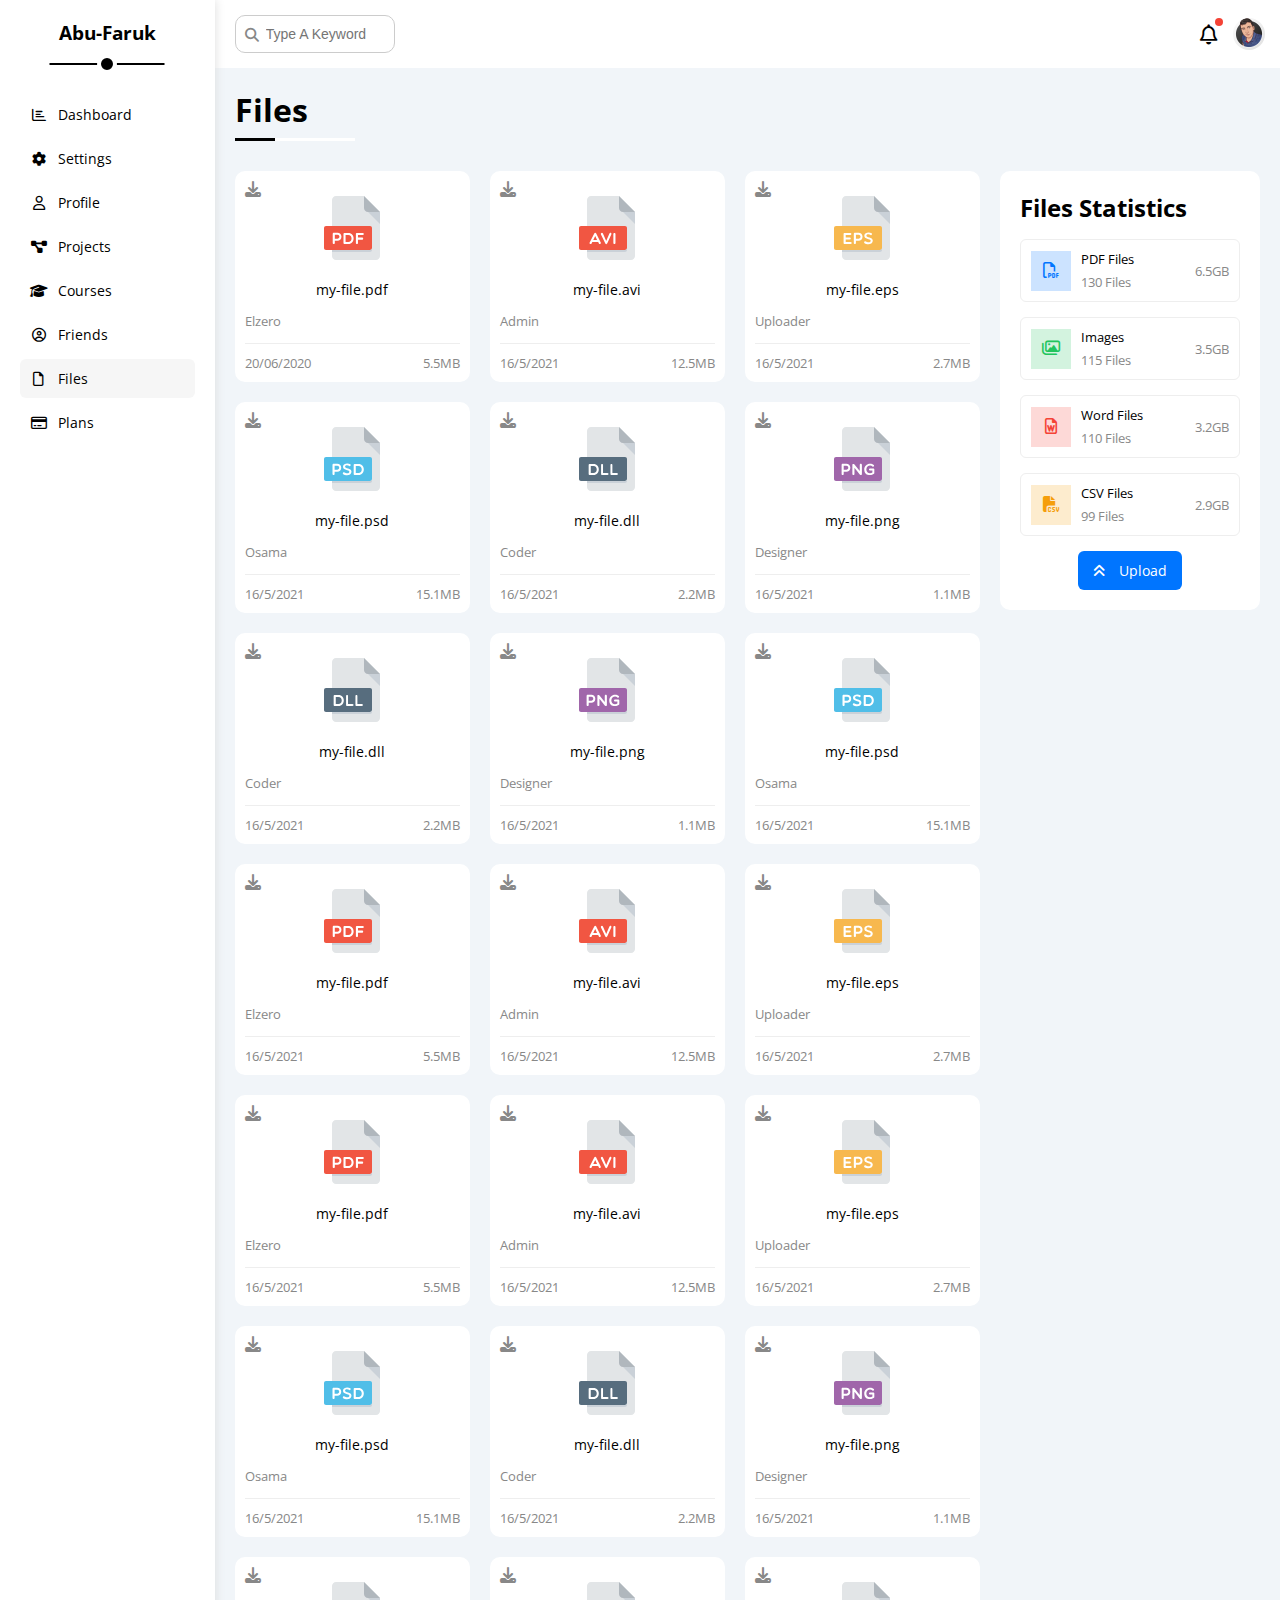
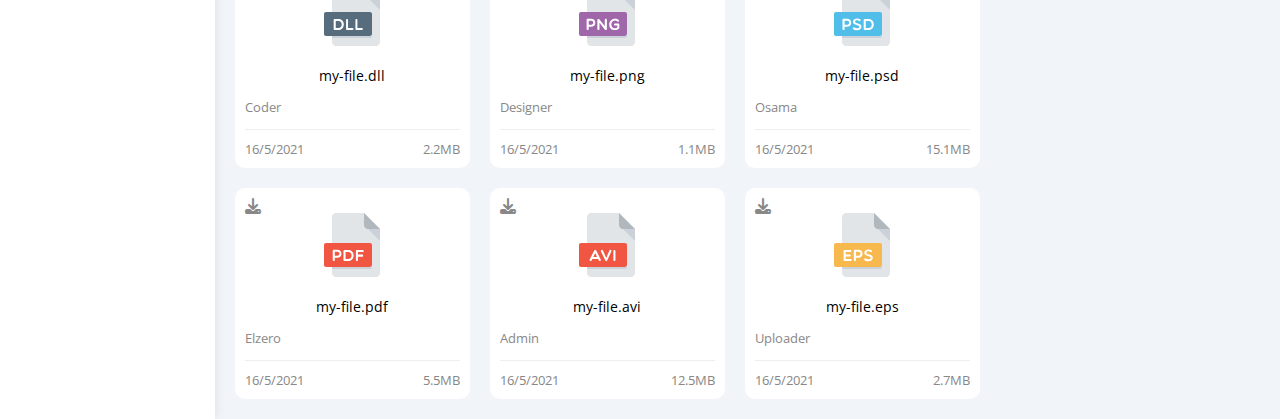
<file: files.html>
<!DOCTYPE html>
<html lang="en">

<head>
    <meta charset="UTF-8">
    <title>Files</title>
    <meta name="viewport" content="width=device-width, initial-scale=1.0">
    <link rel="stylesheet" href="css/all.min.css">
    <link rel="stylesheet" href="css/framework.css">
    <link rel="stylesheet" href="css/master.css">

    <link rel="preconnect" href="https://fonts.googleapis.com">
    <link rel="preconnect" href="https://fonts.gstatic.com" crossorigin>
    <link href="https://fonts.googleapis.com/css2?family=Open+Sans:wght@300;500&display=swap" rel="stylesheet">
</head>

<body>
    <div class="page d-flex">
        <div class="sidebar bg-white p-20 p-relative">
            <h3 class="p-relative txt-c mt-0">Abu-Faruk</h3>
            <ul>
                <li>
                    <a class="d-flex align-center fs-14 c-black rad-6 p-10" href="index.html">
                        <i class="fa-regular fa-chart-bar fa-fw"></i>
                        <span class="fs-14 hide-mobile">Dashboard</span>
                    </a>
                </li>
                <li>
                    <a class="d-flex align-center fs-14 c-black rad-6 p-10" href="settings.html">
                        <i class="fa-solid fa-gear fa-fw"></i>
                        <span class="fs-14 hide-mobile">Settings</span>
                    </a>
                </li>
                <li>
                    <a class="d-flex align-center fs-14 c-black rad-6 p-10" href="profile.html">
                        <i class="fa-regular fa-user fa-fw"></i>
                        <span class="fs-14 hide-mobile">Profile</span>
                    </a>
                </li>
                <li>
                    <a class="d-flex align-center fs-14 c-black rad-6 p-10" href="projects.html">
                        <i class="fa-solid fa-diagram-project fa-fw"></i>
                        <span class="fs-14 hide-mobile">Projects</span>
                    </a>
                </li>
                <li>
                    <a class="d-flex align-center fs-14 c-black rad-6 p-10" href="courses.html">
                        <i class="fa-solid fa-graduation-cap fa-fw"></i>
                        <span class="fs-14 hide-mobile">Courses</span>
                    </a>
                </li>
                <li>
                    <a class="d-flex align-center fs-14 c-black rad-6 p-10" href="friends.html">
                        <i class="fa-regular fa-circle-user fa-fw"></i>
                        <span class="fs-14 hide-mobile">Friends</span>
                    </a>
                </li>
                <li>
                    <a class="active d-flex align-center fs-14 c-black rad-6 p-10" href="files.html">
                        <i class="fa-regular fa-file fa-fw"></i>
                        <span class="fs-14 hide-mobile">Files</span>
                    </a>
                </li>
                <li>
                    <a class="d-flex align-center fs-14 c-black rad-6 p-10" href="plans.html">
                        <i class="fa-regular fa-credit-card fa-fw"></i>
                        <span class="fs-14 hide-mobile">Plans</span>
                    </a>
                </li>
            </ul>
        </div>
        <div class="content w-full overflow-hidden">
            <!-- Start Head -->
            <div class="head bg-white p-15 between-flex">
                <div class="search p-relative">
                    <input class="p-10" type="search" placeholder="Type A Keyword">
                </div>
                <div class="icons d-flex align-center">
                    <span class="notification p-relative">
                        <i class="fa-regular fa-bell fa-lg"></i>
                    </span>
                    <img class="rad-half" src="imgs/avatar.jpg" alt="">
                </div>
            </div>
            <!-- End Head -->
            <h1 class="p-relative">Files</h1>
            <div class="files-page d-flex m-20 gap-20">
                <div class="files-stats p-20 bg-white rad-10">
                    <h2 class="mt-0 mb-15 txt-c-mobile">Files Statistics</h2>
                    <div class="d-flex align-center border-eee p-10 rad-6 mb-15 fs-13">
                        <i class="fa-regular fa-file-pdf fa-lg blue center-flex c-blue icon"></i>
                        <div class="info">
                            <span>PDF Files</span>
                            <span class="c-grey d-block mt-5">130 Files</span>
                        </div>
                        <div class="size c-grey">6.5GB</div>
                    </div>
                    <div class="d-flex align-center border-eee p-10 rad-6 mb-15 fs-13">
                        <i class="fa-regular fa-images fa-lg green center-flex c-green icon"></i>
                        <div class="info">
                            <span>Images</span>
                            <span class="c-grey d-block mt-5">115 Files</span>
                        </div>
                        <div class="size c-grey">3.5GB</div>
                    </div>
                    <div class="d-flex align-center border-eee p-10 rad-6 mb-15 fs-13">
                        <i class="fa-regular fa-file-word fa-lg red center-flex c-red icon"></i>
                        <div class="info">
                            <span>Word Files</span>
                            <span class="c-grey d-block mt-5">110 Files</span>
                        </div>
                        <div class="size c-grey">3.2GB</div>
                    </div>
                    <div class="d-flex align-center border-eee p-10 rad-6 fs-13">
                        <i class="fa-solid fa-file-csv fa-lg orange center-flex c-orange icon"></i>
                        <div class="info">
                            <span>CSV Files</span>
                            <span class="c-grey d-block mt-5">99 Files</span>
                        </div>
                        <div class="size c-grey">2.9GB</div>
                    </div>
                    <a class="upload c-white fs-14 rad-6 d-block w-fit bg-blue" href="#">
                        <i class="fa-solid fa-angles-up mr-10"></i>
                        Upload</a>
                </div>
                <div class="files-content d-grid gap-20">
                    <div class="file bg-white p-10 rad-10">
                        <i class="fa-solid fa-download c-grey p-absolute"></i>
                        <div class="icon txt-c">
                            <img class="mt-15 mb-15" src="imgs/pdf.svg" alt="" />
                        </div>
                        <div class="txt-c mb-10 fs-14">my-file.pdf</div>
                        <p class="c-grey fs-13">Elzero</p>
                        <div class="info between-flex mt-10 pt-10 fs-13 c-grey">
                            <span>20/06/2020</span>
                            <span>5.5MB</span>
                        </div>
                    </div>
                    <div class="file bg-white p-10 rad-10">
                        <i class="fa-solid fa-download c-grey p-absolute"></i>
                        <div class="icon txt-c">
                            <img class="mt-15 mb-15" src="imgs/avi.svg" alt="" />
                        </div>
                        <div class="txt-c mb-10 fs-14">my-file.avi</div>
                        <p class="c-grey fs-13">Admin</p>
                        <div class="info between-flex mt-10 pt-10 fs-13 c-grey">
                            <span>16/5/2021</span>
                            <span>12.5MB</span>
                        </div>
                    </div>
                    <div class="file bg-white p-10 rad-10">
                        <i class="fa-solid fa-download c-grey p-absolute"></i>
                        <div class="icon txt-c">
                            <img class="mt-15 mb-15" src="imgs/eps.svg" alt="" />
                        </div>
                        <div class="txt-c mb-10 fs-14">my-file.eps</div>
                        <p class="c-grey fs-13">Uploader</p>
                        <div class="info between-flex mt-10 pt-10 fs-13 c-grey">
                            <span>16/5/2021</span>
                            <span>2.7MB</span>
                        </div>
                    </div>
                    <div class="file bg-white p-10 rad-10">
                        <i class="fa-solid fa-download c-grey p-absolute"></i>
                        <div class="icon txt-c">
                            <img class="mt-15 mb-15" src="imgs/psd.svg" alt="" />
                        </div>
                        <div class="txt-c mb-10 fs-14">my-file.psd</div>
                        <p class="c-grey fs-13">Osama</p>
                        <div class="info between-flex mt-10 pt-10 fs-13 c-grey">
                            <span>16/5/2021</span>
                            <span>15.1MB</span>
                        </div>
                    </div>
                    <div class="file bg-white p-10 rad-10">
                        <i class="fa-solid fa-download c-grey p-absolute"></i>
                        <div class="icon txt-c">
                            <img class="mt-15 mb-15" src="imgs/dll.svg" alt="" />
                        </div>
                        <div class="txt-c mb-10 fs-14">my-file.dll</div>
                        <p class="c-grey fs-13">Coder</p>
                        <div class="info between-flex mt-10 pt-10 fs-13 c-grey">
                            <span>16/5/2021</span>
                            <span>2.2MB</span>
                        </div>
                    </div>
                    <div class="file bg-white p-10 rad-10">
                        <i class="fa-solid fa-download c-grey p-absolute"></i>
                        <div class="icon txt-c">
                            <img class="mt-15 mb-15" src="imgs/png.svg" alt="" />
                        </div>
                        <div class="txt-c mb-10 fs-14">my-file.png</div>
                        <p class="c-grey fs-13">Designer</p>
                        <div class="info between-flex mt-10 pt-10 fs-13 c-grey">
                            <span>16/5/2021</span>
                            <span>1.1MB</span>
                        </div>
                    </div>
                    <div class="file bg-white p-10 rad-10">
                        <i class="fa-solid fa-download c-grey p-absolute"></i>
                        <div class="icon txt-c">
                            <img class="mt-15 mb-15" src="imgs/dll.svg" alt="" />
                        </div>
                        <div class="txt-c mb-10 fs-14">my-file.dll</div>
                        <p class="c-grey fs-13">Coder</p>
                        <div class="info between-flex mt-10 pt-10 fs-13 c-grey">
                            <span>16/5/2021</span>
                            <span>2.2MB</span>
                        </div>
                    </div>
                    <div class="file bg-white p-10 rad-10">
                        <i class="fa-solid fa-download c-grey p-absolute"></i>
                        <div class="icon txt-c">
                            <img class="mt-15 mb-15" src="imgs/png.svg" alt="" />
                        </div>
                        <div class="txt-c mb-10 fs-14">my-file.png</div>
                        <p class="c-grey fs-13">Designer</p>
                        <div class="info between-flex mt-10 pt-10 fs-13 c-grey">
                            <span>16/5/2021</span>
                            <span>1.1MB</span>
                        </div>
                    </div>
                    <div class="file bg-white p-10 rad-10">
                        <i class="fa-solid fa-download c-grey p-absolute"></i>
                        <div class="icon txt-c">
                            <img class="mt-15 mb-15" src="imgs/psd.svg" alt="" />
                        </div>
                        <div class="txt-c mb-10 fs-14">my-file.psd</div>
                        <p class="c-grey fs-13">Osama</p>
                        <div class="info between-flex mt-10 pt-10 fs-13 c-grey">
                            <span>16/5/2021</span>
                            <span>15.1MB</span>
                        </div>
                    </div>
                    <div class="file bg-white p-10 rad-10">
                        <i class="fa-solid fa-download c-grey p-absolute"></i>
                        <div class="icon txt-c">
                            <img class="mt-15 mb-15" src="imgs/pdf.svg" alt="" />
                        </div>
                        <div class="txt-c mb-10 fs-14">my-file.pdf</div>
                        <p class="c-grey fs-13">Elzero</p>
                        <div class="info between-flex mt-10 pt-10 fs-13 c-grey">
                            <span>16/5/2021</span>
                            <span>5.5MB</span>
                        </div>
                    </div>
                    <div class="file bg-white p-10 rad-10">
                        <i class="fa-solid fa-download c-grey p-absolute"></i>
                        <div class="icon txt-c">
                            <img class="mt-15 mb-15" src="imgs/avi.svg" alt="" />
                        </div>
                        <div class="txt-c mb-10 fs-14">my-file.avi</div>
                        <p class="c-grey fs-13">Admin</p>
                        <div class="info between-flex mt-10 pt-10 fs-13 c-grey">
                            <span>16/5/2021</span>
                            <span>12.5MB</span>
                        </div>
                    </div>
                    <div class="file bg-white p-10 rad-10">
                        <i class="fa-solid fa-download c-grey p-absolute"></i>
                        <div class="icon txt-c">
                            <img class="mt-15 mb-15" src="imgs/eps.svg" alt="" />
                        </div>
                        <div class="txt-c mb-10 fs-14">my-file.eps</div>
                        <p class="c-grey fs-13">Uploader</p>
                        <div class="info between-flex mt-10 pt-10 fs-13 c-grey">
                            <span>16/5/2021</span>
                            <span>2.7MB</span>
                        </div>
                    </div>
                    <div class="file bg-white p-10 rad-10">
                        <i class="fa-solid fa-download c-grey p-absolute"></i>
                        <div class="icon txt-c">
                            <img class="mt-15 mb-15" src="imgs/pdf.svg" alt="" />
                        </div>
                        <div class="txt-c mb-10 fs-14">my-file.pdf</div>
                        <p class="c-grey fs-13">Elzero</p>
                        <div class="info between-flex mt-10 pt-10 fs-13 c-grey">
                            <span>16/5/2021</span>
                            <span>5.5MB</span>
                        </div>
                    </div>
                    <div class="file bg-white p-10 rad-10">
                        <i class="fa-solid fa-download c-grey p-absolute"></i>
                        <div class="icon txt-c">
                            <img class="mt-15 mb-15" src="imgs/avi.svg" alt="" />
                        </div>
                        <div class="txt-c mb-10 fs-14">my-file.avi</div>
                        <p class="c-grey fs-13">Admin</p>
                        <div class="info between-flex mt-10 pt-10 fs-13 c-grey">
                            <span>16/5/2021</span>
                            <span>12.5MB</span>
                        </div>
                    </div>
                    <div class="file bg-white p-10 rad-10">
                        <i class="fa-solid fa-download c-grey p-absolute"></i>
                        <div class="icon txt-c">
                            <img class="mt-15 mb-15" src="imgs/eps.svg" alt="" />
                        </div>
                        <div class="txt-c mb-10 fs-14">my-file.eps</div>
                        <p class="c-grey fs-13">Uploader</p>
                        <div class="info between-flex mt-10 pt-10 fs-13 c-grey">
                            <span>16/5/2021</span>
                            <span>2.7MB</span>
                        </div>
                    </div>
                    <div class="file bg-white p-10 rad-10">
                        <i class="fa-solid fa-download c-grey p-absolute"></i>
                        <div class="icon txt-c">
                            <img class="mt-15 mb-15" src="imgs/psd.svg" alt="" />
                        </div>
                        <div class="txt-c mb-10 fs-14">my-file.psd</div>
                        <p class="c-grey fs-13">Osama</p>
                        <div class="info between-flex mt-10 pt-10 fs-13 c-grey">
                            <span>16/5/2021</span>
                            <span>15.1MB</span>
                        </div>
                    </div>
                    <div class="file bg-white p-10 rad-10">
                        <i class="fa-solid fa-download c-grey p-absolute"></i>
                        <div class="icon txt-c">
                            <img class="mt-15 mb-15" src="imgs/dll.svg" alt="" />
                        </div>
                        <div class="txt-c mb-10 fs-14">my-file.dll</div>
                        <p class="c-grey fs-13">Coder</p>
                        <div class="info between-flex mt-10 pt-10 fs-13 c-grey">
                            <span>16/5/2021</span>
                            <span>2.2MB</span>
                        </div>
                    </div>
                    <div class="file bg-white p-10 rad-10">
                        <i class="fa-solid fa-download c-grey p-absolute"></i>
                        <div class="icon txt-c">
                            <img class="mt-15 mb-15" src="imgs/png.svg" alt="" />
                        </div>
                        <div class="txt-c mb-10 fs-14">my-file.png</div>
                        <p class="c-grey fs-13">Designer</p>
                        <div class="info between-flex mt-10 pt-10 fs-13 c-grey">
                            <span>16/5/2021</span>
                            <span>1.1MB</span>
                        </div>
                    </div>
                    <div class="file bg-white p-10 rad-10">
                        <i class="fa-solid fa-download c-grey p-absolute"></i>
                        <div class="icon txt-c">
                            <img class="mt-15 mb-15" src="imgs/dll.svg" alt="" />
                        </div>
                        <div class="txt-c mb-10 fs-14">my-file.dll</div>
                        <p class="c-grey fs-13">Coder</p>
                        <div class="info between-flex mt-10 pt-10 fs-13 c-grey">
                            <span>16/5/2021</span>
                            <span>2.2MB</span>
                        </div>
                    </div>
                    <div class="file bg-white p-10 rad-10">
                        <i class="fa-solid fa-download c-grey p-absolute"></i>
                        <div class="icon txt-c">
                            <img class="mt-15 mb-15" src="imgs/png.svg" alt="" />
                        </div>
                        <div class="txt-c mb-10 fs-14">my-file.png</div>
                        <p class="c-grey fs-13">Designer</p>
                        <div class="info between-flex mt-10 pt-10 fs-13 c-grey">
                            <span>16/5/2021</span>
                            <span>1.1MB</span>
                        </div>
                    </div>
                    <div class="file bg-white p-10 rad-10">
                        <i class="fa-solid fa-download c-grey p-absolute"></i>
                        <div class="icon txt-c">
                            <img class="mt-15 mb-15" src="imgs/psd.svg" alt="" />
                        </div>
                        <div class="txt-c mb-10 fs-14">my-file.psd</div>
                        <p class="c-grey fs-13">Osama</p>
                        <div class="info between-flex mt-10 pt-10 fs-13 c-grey">
                            <span>16/5/2021</span>
                            <span>15.1MB</span>
                        </div>
                    </div>
                    <div class="file bg-white p-10 rad-10">
                        <i class="fa-solid fa-download c-grey p-absolute"></i>
                        <div class="icon txt-c">
                            <img class="mt-15 mb-15" src="imgs/pdf.svg" alt="" />
                        </div>
                        <div class="txt-c mb-10 fs-14">my-file.pdf</div>
                        <p class="c-grey fs-13">Elzero</p>
                        <div class="info between-flex mt-10 pt-10 fs-13 c-grey">
                            <span>16/5/2021</span>
                            <span>5.5MB</span>
                        </div>
                    </div>
                    <div class="file bg-white p-10 rad-10">
                        <i class="fa-solid fa-download c-grey p-absolute"></i>
                        <div class="icon txt-c">
                            <img class="mt-15 mb-15" src="imgs/avi.svg" alt="" />
                        </div>
                        <div class="txt-c mb-10 fs-14">my-file.avi</div>
                        <p class="c-grey fs-13">Admin</p>
                        <div class="info between-flex mt-10 pt-10 fs-13 c-grey">
                            <span>16/5/2021</span>
                            <span>12.5MB</span>
                        </div>
                    </div>
                    <div class="file bg-white p-10 rad-10">
                        <i class="fa-solid fa-download c-grey p-absolute"></i>
                        <div class="icon txt-c">
                            <img class="mt-15 mb-15" src="imgs/eps.svg" alt="" />
                        </div>
                        <div class="txt-c mb-10 fs-14">my-file.eps</div>
                        <p class="c-grey fs-13">Uploader</p>
                        <div class="info between-flex mt-10 pt-10 fs-13 c-grey">
                            <span>16/5/2021</span>
                            <span>2.7MB</span>
                        </div>
                    </div>
                </div>
            </div>
        </div>
    </div>
</body>

</html>
</file>
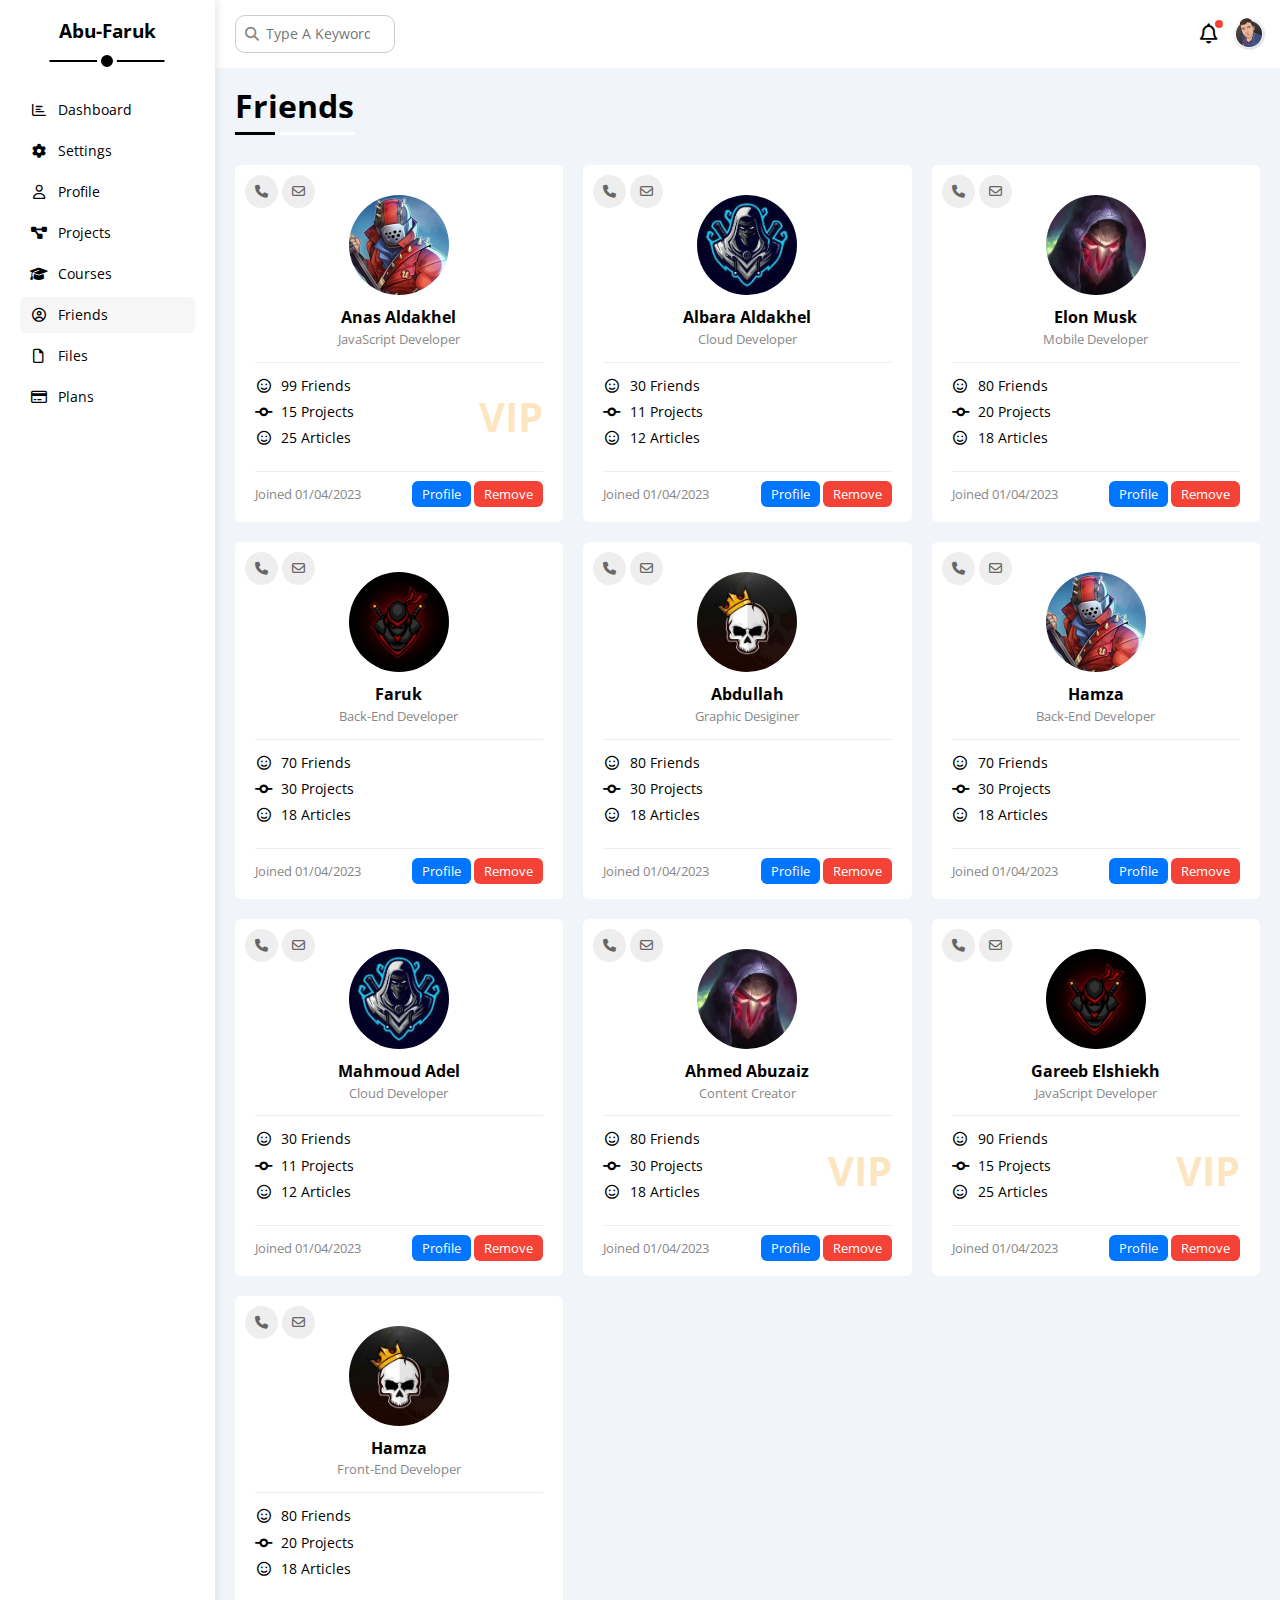
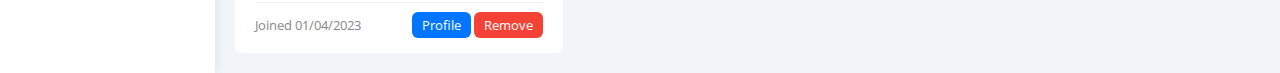
<file: friends.html>
<!DOCTYPE html>
<html lang="en">

<head>
    <meta charset="UTF-8">
    <title>Friends</title>
    <meta name="viewport" content="width=device-width, initial-scale=1.0">
    <link rel="stylesheet" href="css/normalize.css">
    <link rel="stylesheet" href="css/all.min.css">
    <link rel="stylesheet" href="css/framework.css">
    <link rel="stylesheet" href="css/master.css">

    <link rel="preconnect" href="https://fonts.googleapis.com">
    <link rel="preconnect" href="https://fonts.gstatic.com" crossorigin>
    <link href="https://fonts.googleapis.com/css2?family=Open+Sans:wght@300;500&display=swap" rel="stylesheet">
</head>

<body>
    <div class="page d-flex">
        <div class="sidebar bg-white p-20 p-relative">
            <h3 class="p-relative txt-c mt-0">Abu-Faruk</h3>
            <ul>
                <li>
                    <a class="d-flex align-center fs-14 c-black rad-6 p-10" href="index.html">
                        <i class="fa-regular fa-chart-bar fa-fw"></i>
                        <span class="fs-14 hide-mobile">Dashboard</span>
                    </a>
                </li>
                <li>
                    <a class="d-flex align-center fs-14 c-black rad-6 p-10" href="settings.html">
                        <i class="fa-solid fa-gear fa-fw"></i>
                        <span class="fs-14 hide-mobile">Settings</span>
                    </a>
                </li>
                <li>
                    <a class="d-flex align-center fs-14 c-black rad-6 p-10" href="profile.html">
                        <i class="fa-regular fa-user fa-fw"></i>
                        <span class="fs-14 hide-mobile">Profile</span>
                    </a>
                </li>
                <li>
                    <a class="d-flex align-center fs-14 c-black rad-6 p-10" href="projects.html">
                        <i class="fa-solid fa-diagram-project fa-fw"></i>
                        <span class="fs-14 hide-mobile">Projects</span>
                    </a>
                </li>
                <li>
                    <a class="d-flex align-center fs-14 c-black rad-6 p-10" href="courses.html">
                        <i class="fa-solid fa-graduation-cap fa-fw"></i>
                        <span class="fs-14 hide-mobile">Courses</span>
                    </a>
                </li>
                <li>
                    <a class="active d-flex align-center fs-14 c-black rad-6 p-10" href="friends.html">
                        <i class="fa-regular fa-circle-user fa-fw"></i>
                        <span class="fs-14 hide-mobile">Friends</span>
                    </a>
                </li>
                <li>
                    <a class="d-flex align-center fs-14 c-black rad-6 p-10" href="files.html">
                        <i class="fa-regular fa-file fa-fw"></i>
                        <span class="fs-14 hide-mobile">Files</span>
                    </a>
                </li>
                <li>
                    <a class="d-flex align-center fs-14 c-black rad-6 p-10" href="plans.html">
                        <i class="fa-regular fa-credit-card fa-fw"></i>
                        <span class="fs-14 hide-mobile">Plans</span>
                    </a>
                </li>
            </ul>
        </div>
        <div class="content w-full overflow-hidden">
            <!-- Start Head -->
            <div class="head bg-white p-15 between-flex">
                <div class="search p-relative">
                    <input class="p-10" type="search" placeholder="Type A Keyword">
                </div>
                <div class="icons d-flex align-center">
                    <span class="notification p-relative">
                        <i class="fa-regular fa-bell fa-lg"></i>
                    </span>
                    <img class="rad-half" src="imgs/avatar.jpg" alt="">
                </div>
            </div>
            <!-- End Head -->
            <h1 class="p-relative">Friends</h1>
            <div class="friends-page d-grid m-20 gap-20">
                <!-- Start Friend -->
                <div class="friend bg-white rad-6 p-20 p-relative">
                    <div class="contact p-absolute">
                        <i class="fa-solid fa-phone"></i>
                        <i class="fa-regular fa-envelope"></i>
                    </div>
                    <div class="txt-c">
                        <img class="rad-half mt-10 mb-10 w-100 h-100" src="imgs/friend-01.jpg" alt="">
                        <h4 class="m-0">Anas Aldakhel</h4>
                        <p class="c-grey fs-13 mt-5 mb-0">JavaScript Developer</p>
                    </div>
                    <div class="icons fs-14 p-relative">
                        <div class="mb-10">
                            <i class="fa-regular fa-face-smile fa-fw"></i>
                            <span>99 Friends</span>
                        </div>
                        <div class="mb-10">
                            <i class="fa-solid fa-code-commit fa-fw"></i>
                            <span>15 Projects</span>
                        </div>
                        <div class="mb-10">
                            <i class="fa-regular fa-face-smile fa-fw"></i>
                            <span>25 Articles</span>
                        </div>
                        <span class="vip p-absolute fw-bold c-orange">VIP</span>
                    </div>
                    <div class="info between-flex fs-13">
                        <span class="c-grey">Joined 01/04/2023</span>
                        <div>
                            <a class="bg-blue c-white btn-shape" href="#">Profile</a>
                            <a class="bg-red c-white btn-shape" href="#">Remove</a>
                        </div>
                    </div>
                </div>
                <!-- End Friend -->
                <!-- Start Friend -->
                <div class="friend bg-white rad-6 p-20 p-relative">
                    <div class="contact p-absolute">
                        <i class="fa-solid fa-phone"></i>
                        <i class="fa-regular fa-envelope"></i>
                    </div>
                    <div class="txt-c">
                        <img class="rad-half mt-10 mb-10 w-100 h-100" src="imgs/friend-02.jpg" alt="">
                        <h4 class="m-0">Albara Aldakhel</h4>
                        <p class="c-grey fs-13 mt-5 mb-0">Cloud Developer</p>
                    </div>
                    <div class="icons fs-14 p-relative">
                        <div class="mb-10">
                            <i class="fa-regular fa-face-smile fa-fw"></i>
                            <span>30 Friends</span>
                        </div>
                        <div class="mb-10">
                            <i class="fa-solid fa-code-commit fa-fw"></i>
                            <span>11 Projects</span>
                        </div>
                        <div class="mb-10">
                            <i class="fa-regular fa-face-smile fa-fw"></i>
                            <span>12 Articles</span>
                        </div>
                    </div>
                    <div class="info between-flex fs-13">
                        <span class="c-grey">Joined 01/04/2023</span>
                        <div>
                            <a class="bg-blue c-white btn-shape" href="#">Profile</a>
                            <a class="bg-red c-white btn-shape" href="#">Remove</a>
                        </div>
                    </div>
                </div>
                <!-- End Friend -->
                <!-- Start Friend -->
                <div class="friend bg-white rad-6 p-20 p-relative">
                    <div class="contact p-absolute">
                        <i class="fa-solid fa-phone"></i>
                        <i class="fa-regular fa-envelope"></i>
                    </div>
                    <div class="txt-c">
                        <img class="rad-half mt-10 mb-10 w-100 h-100" src="imgs/friend-03.jpg" alt="">
                        <h4 class="m-0">Elon Musk</h4>
                        <p class="c-grey fs-13 mt-5 mb-0">Mobile Developer</p>
                    </div>
                    <div class="icons fs-14 p-relative">
                        <div class="mb-10">
                            <i class="fa-regular fa-face-smile fa-fw"></i>
                            <span>80 Friends</span>
                        </div>
                        <div class="mb-10">
                            <i class="fa-solid fa-code-commit fa-fw"></i>
                            <span>20 Projects</span>
                        </div>
                        <div class="mb-10">
                            <i class="fa-regular fa-face-smile fa-fw"></i>
                            <span>18 Articles</span>
                        </div>
                    </div>
                    <div class="info between-flex fs-13">
                        <span class="c-grey">Joined 01/04/2023</span>
                        <div>
                            <a class="bg-blue c-white btn-shape" href="#">Profile</a>
                            <a class="bg-red c-white btn-shape" href="#">Remove</a>
                        </div>
                    </div>
                </div>
                <!-- End Friend -->
                <!-- Start Friend -->
                <div class="friend bg-white rad-6 p-20 p-relative">
                    <div class="contact p-absolute">
                        <i class="fa-solid fa-phone"></i>
                        <i class="fa-regular fa-envelope"></i>
                    </div>
                    <div class="txt-c">
                        <img class="rad-half mt-10 mb-10 w-100 h-100" src="imgs/friend-04.jpg" alt="">
                        <h4 class="m-0">Faruk</h4>
                        <p class="c-grey fs-13 mt-5 mb-0">Back-End Developer</p>
                    </div>
                    <div class="icons fs-14 p-relative">
                        <div class="mb-10">
                            <i class="fa-regular fa-face-smile fa-fw"></i>
                            <span>70 Friends</span>
                        </div>
                        <div class="mb-10">
                            <i class="fa-solid fa-code-commit fa-fw"></i>
                            <span>30 Projects</span>
                        </div>
                        <div class="mb-10">
                            <i class="fa-regular fa-face-smile fa-fw"></i>
                            <span>18 Articles</span>
                        </div>
                    </div>
                    <div class="info between-flex fs-13">
                        <span class="c-grey">Joined 01/04/2023</span>
                        <div>
                            <a class="bg-blue c-white btn-shape" href="#">Profile</a>
                            <a class="bg-red c-white btn-shape" href="#">Remove</a>
                        </div>
                    </div>
                </div>
                <!-- End Friend -->
                <!-- Start Friend -->
                <div class="friend bg-white rad-6 p-20 p-relative">
                    <div class="contact p-absolute">
                        <i class="fa-solid fa-phone"></i>
                        <i class="fa-regular fa-envelope"></i>
                    </div>
                    <div class="txt-c">
                        <img class="rad-half mt-10 mb-10 w-100 h-100" src="imgs/friend-05.jpg" alt="">
                        <h4 class="m-0">Abdullah</h4>
                        <p class="c-grey fs-13 mt-5 mb-0">Graphic Desiginer</p>
                    </div>
                    <div class="icons fs-14 p-relative">
                        <div class="mb-10">
                            <i class="fa-regular fa-face-smile fa-fw"></i>
                            <span>80 Friends</span>
                        </div>
                        <div class="mb-10">
                            <i class="fa-solid fa-code-commit fa-fw"></i>
                            <span>30 Projects</span>
                        </div>
                        <div class="mb-10">
                            <i class="fa-regular fa-face-smile fa-fw"></i>
                            <span>18 Articles</span>
                        </div>
                    </div>
                    <div class="info between-flex fs-13">
                        <span class="c-grey">Joined 01/04/2023</span>
                        <div>
                            <a class="bg-blue c-white btn-shape" href="#">Profile</a>
                            <a class="bg-red c-white btn-shape" href="#">Remove</a>
                        </div>
                    </div>
                </div>
                <!-- End Friend -->
                <!-- Start Friend -->
                <div class="friend bg-white rad-6 p-20 p-relative">
                    <div class="contact p-absolute">
                        <i class="fa-solid fa-phone"></i>
                        <i class="fa-regular fa-envelope"></i>
                    </div>
                    <div class="txt-c">
                        <img class="rad-half mt-10 mb-10 w-100 h-100" src="imgs/friend-01.jpg" alt="">
                        <h4 class="m-0">Hamza</h4>
                        <p class="c-grey fs-13 mt-5 mb-0">Back-End Developer</p>
                    </div>
                    <div class="icons fs-14 p-relative">
                        <div class="mb-10">
                            <i class="fa-regular fa-face-smile fa-fw"></i>
                            <span>70 Friends</span>
                        </div>
                        <div class="mb-10">
                            <i class="fa-solid fa-code-commit fa-fw"></i>
                            <span>30 Projects</span>
                        </div>
                        <div class="mb-10">
                            <i class="fa-regular fa-face-smile fa-fw"></i>
                            <span>18 Articles</span>
                        </div>
                    </div>
                    <div class="info between-flex fs-13">
                        <span class="c-grey">Joined 01/04/2023</span>
                        <div>
                            <a class="bg-blue c-white btn-shape" href="#">Profile</a>
                            <a class="bg-red c-white btn-shape" href="#">Remove</a>
                        </div>
                    </div>
                </div>
                <!-- End Friend -->
                <!-- Start Friend -->
                <div class="friend bg-white rad-6 p-20 p-relative">
                    <div class="contact p-absolute">
                        <i class="fa-solid fa-phone"></i>
                        <i class="fa-regular fa-envelope"></i>
                    </div>
                    <div class="txt-c">
                        <img class="rad-half mt-10 mb-10 w-100 h-100" src="imgs/friend-02.jpg" alt="">
                        <h4 class="m-0">Mahmoud Adel</h4>
                        <p class="c-grey fs-13 mt-5 mb-0">Cloud Developer</p>
                    </div>
                    <div class="icons fs-14 p-relative">
                        <div class="mb-10">
                            <i class="fa-regular fa-face-smile fa-fw"></i>
                            <span>30 Friends</span>
                        </div>
                        <div class="mb-10">
                            <i class="fa-solid fa-code-commit fa-fw"></i>
                            <span>11 Projects</span>
                        </div>
                        <div class="mb-10">
                            <i class="fa-regular fa-face-smile fa-fw"></i>
                            <span>12 Articles</span>
                        </div>
                    </div>
                    <div class="info between-flex fs-13">
                        <span class="c-grey">Joined 01/04/2023</span>
                        <div>
                            <a class="bg-blue c-white btn-shape" href="#">Profile</a>
                            <a class="bg-red c-white btn-shape" href="#">Remove</a>
                        </div>
                    </div>
                </div>
                <!-- End Friend -->
                <!-- Start Friend -->
                <div class="friend bg-white rad-6 p-20 p-relative">
                    <div class="contact p-absolute">
                        <i class="fa-solid fa-phone"></i>
                        <i class="fa-regular fa-envelope"></i>
                    </div>
                    <div class="txt-c">
                        <img class="rad-half mt-10 mb-10 w-100 h-100" src="imgs/friend-03.jpg" alt="">
                        <h4 class="m-0">Ahmed Abuzaiz</h4>
                        <p class="c-grey fs-13 mt-5 mb-0">Content Creator</p>
                    </div>
                    <div class="icons fs-14 p-relative">
                        <div class="mb-10">
                            <i class="fa-regular fa-face-smile fa-fw"></i>
                            <span>80 Friends</span>
                        </div>
                        <div class="mb-10">
                            <i class="fa-solid fa-code-commit fa-fw"></i>
                            <span>30 Projects</span>
                        </div>
                        <div class="mb-10">
                            <i class="fa-regular fa-face-smile fa-fw"></i>
                            <span>18 Articles</span>
                        </div>
                        <span class="vip p-absolute fw-bold c-orange">VIP</span>
                    </div>
                    <div class="info between-flex fs-13">
                        <span class="c-grey">Joined 01/04/2023</span>
                        <div>
                            <a class="bg-blue c-white btn-shape" href="#">Profile</a>
                            <a class="bg-red c-white btn-shape" href="#">Remove</a>
                        </div>
                    </div>
                </div>
                <!-- End Friend -->
                <!-- Start Friend -->
                <div class="friend bg-white rad-6 p-20 p-relative">
                    <div class="contact p-absolute">
                        <i class="fa-solid fa-phone"></i>
                        <i class="fa-regular fa-envelope"></i>
                    </div>
                    <div class="txt-c">
                        <img class="rad-half mt-10 mb-10 w-100 h-100" src="imgs/friend-04.jpg" alt="">
                        <h4 class="m-0">Gareeb Elshiekh</h4>
                        <p class="c-grey fs-13 mt-5 mb-0">JavaScript Developer</p>
                    </div>
                    <div class="icons fs-14 p-relative">
                        <div class="mb-10">
                            <i class="fa-regular fa-face-smile fa-fw"></i>
                            <span>90 Friends</span>
                        </div>
                        <div class="mb-10">
                            <i class="fa-solid fa-code-commit fa-fw"></i>
                            <span>15 Projects</span>
                        </div>
                        <div class="mb-10">
                            <i class="fa-regular fa-face-smile fa-fw"></i>
                            <span>25 Articles</span>
                        </div>
                        <span class="vip p-absolute fw-bold c-orange">VIP</span>
                    </div>
                    <div class="info between-flex fs-13">
                        <span class="c-grey">Joined 01/04/2023</span>
                        <div>
                            <a class="bg-blue c-white btn-shape" href="#">Profile</a>
                            <a class="bg-red c-white btn-shape" href="#">Remove</a>
                        </div>
                    </div>
                </div>
                <!-- End Friend -->
                <!-- Start Friend -->
                <div class="friend bg-white rad-6 p-20 p-relative">
                    <div class="contact p-absolute">
                        <i class="fa-solid fa-phone"></i>
                        <i class="fa-regular fa-envelope"></i>
                    </div>
                    <div class="txt-c">
                        <img class="rad-half mt-10 mb-10 w-100 h-100" src="imgs/friend-05.jpg" alt="">
                        <h4 class="m-0">Hamza</h4>
                        <p class="c-grey fs-13 mt-5 mb-0">Front-End Developer</p>
                    </div>
                    <div class="icons fs-14 p-relative">
                        <div class="mb-10">
                            <i class="fa-regular fa-face-smile fa-fw"></i>
                            <span>80 Friends</span>
                        </div>
                        <div class="mb-10">
                            <i class="fa-solid fa-code-commit fa-fw"></i>
                            <span>20 Projects</span>
                        </div>
                        <div class="mb-10">
                            <i class="fa-regular fa-face-smile fa-fw"></i>
                            <span>18 Articles</span>
                        </div>
                    </div>
                    <div class="info between-flex fs-13">
                        <span class="c-grey">Joined 01/04/2023</span>
                        <div>
                            <a class="bg-blue c-white btn-shape" href="#">Profile</a>
                            <a class="bg-red c-white btn-shape" href="#">Remove</a>
                        </div>
                    </div>
                </div>
                <!-- End Friend -->
            </div>
        </div>
    </div>
</body>

</html>
</file>
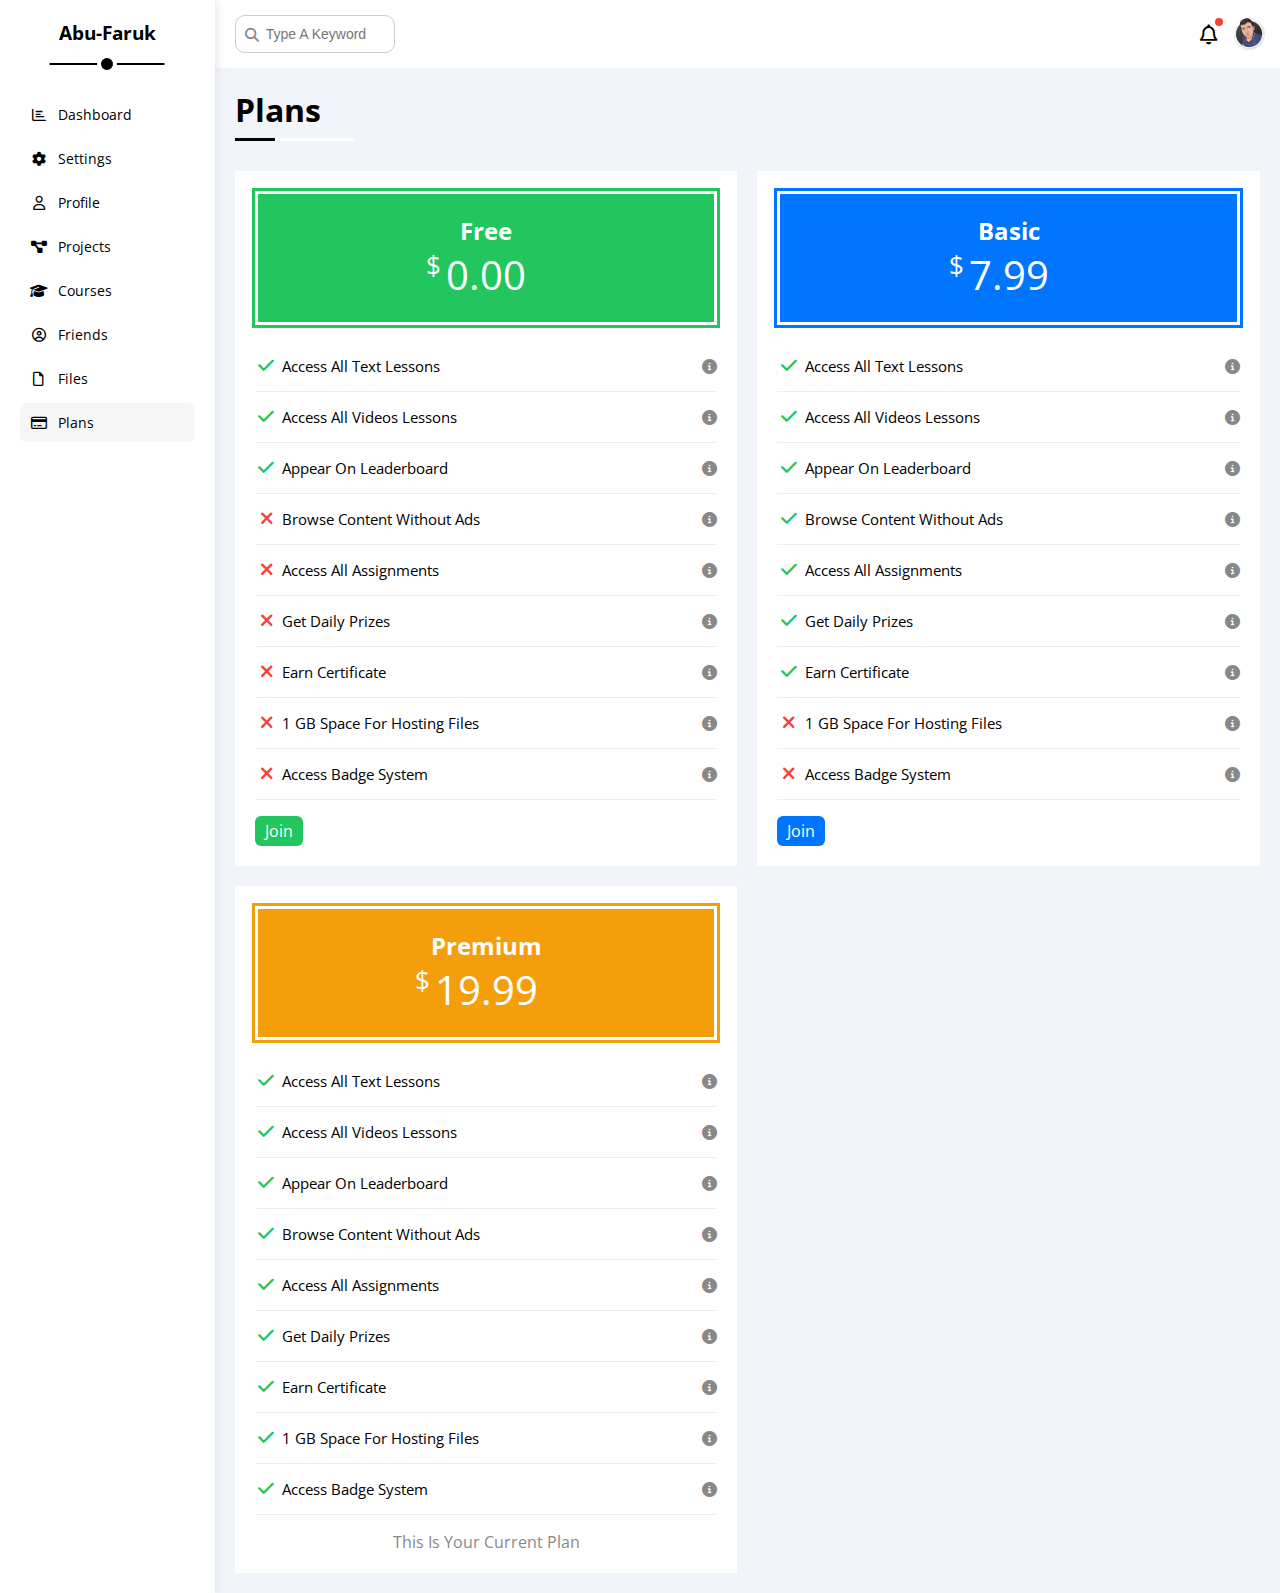
<file: plans.html>
<!DOCTYPE html>
<html lang="en">

<head>
    <meta charset="UTF-8">
    <title>Plans</title>
    <meta name="viewport" content="width=device-width, initial-scale=1.0">
    <link rel="stylesheet" href="css/all.min.css">
    <link rel="stylesheet" href="css/framework.css">
    <link rel="stylesheet" href="css/master.css">

    <link rel="preconnect" href="https://fonts.googleapis.com">
    <link rel="preconnect" href="https://fonts.gstatic.com" crossorigin>
    <link href="https://fonts.googleapis.com/css2?family=Open+Sans:wght@300;500&display=swap" rel="stylesheet">
</head>

<body>
    <div class="page d-flex">
        <div class="sidebar bg-white p-20 p-relative">
            <h3 class="p-relative txt-c mt-0">Abu-Faruk</h3>
            <ul>
                <li>
                    <a class="d-flex align-center fs-14 c-black rad-6 p-10" href="index.html">
                        <i class="fa-regular fa-chart-bar fa-fw"></i>
                        <span class="fs-14 hide-mobile">Dashboard</span>
                    </a>
                </li>
                <li>
                    <a class="d-flex align-center fs-14 c-black rad-6 p-10" href="settings.html">
                        <i class="fa-solid fa-gear fa-fw"></i>
                        <span class="fs-14 hide-mobile">Settings</span>
                    </a>
                </li>
                <li>
                    <a class="d-flex align-center fs-14 c-black rad-6 p-10" href="profile.html">
                        <i class="fa-regular fa-user fa-fw"></i>
                        <span class="fs-14 hide-mobile">Profile</span>
                    </a>
                </li>
                <li>
                    <a class="d-flex align-center fs-14 c-black rad-6 p-10" href="projects.html">
                        <i class="fa-solid fa-diagram-project fa-fw"></i>
                        <span class="fs-14 hide-mobile">Projects</span>
                    </a>
                </li>
                <li>
                    <a class="d-flex align-center fs-14 c-black rad-6 p-10" href="courses.html">
                        <i class="fa-solid fa-graduation-cap fa-fw"></i>
                        <span class="fs-14 hide-mobile">Courses</span>
                    </a>
                </li>
                <li>
                    <a class="d-flex align-center fs-14 c-black rad-6 p-10" href="friends.html">
                        <i class="fa-regular fa-circle-user fa-fw"></i>
                        <span class="fs-14 hide-mobile">Friends</span>
                    </a>
                </li>
                <li>
                    <a class="d-flex align-center fs-14 c-black rad-6 p-10" href="files.html">
                        <i class="fa-regular fa-file fa-fw"></i>
                        <span class="fs-14 hide-mobile">Files</span>
                    </a>
                </li>
                <li>
                    <a class="active d-flex align-center fs-14 c-black rad-6 p-10" href="plans.html">
                        <i class="fa-regular fa-credit-card fa-fw"></i>
                        <span class="fs-14 hide-mobile">Plans</span>
                    </a>
                </li>
            </ul>
        </div>
        <div class="content w-full overflow-hidden">
            <!-- Start Head -->
            <div class="head bg-white p-15 between-flex">
                <div class="search p-relative">
                    <input class="p-10" type="search" placeholder="Type A Keyword">
                </div>
                <div class="icons d-flex align-center">
                    <span class="notification p-relative">
                        <i class="fa-regular fa-bell fa-lg"></i>
                    </span>
                    <img class="rad-half" src="imgs/avatar.jpg" alt="">
                </div>
            </div>
            <!-- End Head -->
            <h1 class="p-relative">Plans</h1>
            <div class="plans-page d-grid m-20 gap-20">
                <div class="plan green bg-white p-20">
                    <div class="top bg-green txt-c p-20">
                        <h2 class="m-0 c-white">Free</h2>
                        <div class="price c-white"><span class="p-absolute">$</span>0.00</div>
                    </div>
                    <ul>
                        <li>
                            <i class="fa-solid fa-check fa-fw yes"></i>
                            <span>Access All Text Lessons</span>
                            <i class="fa-solid fa-circle-info help"></i>
                        </li>
                        <li>
                            <i class="fa-solid fa-check fa-fw yes"></i>
                            <span>Access All Videos Lessons</span>
                            <i class="fa-solid fa-circle-info help"></i>
                        </li>
                        <li>
                            <i class="fa-solid fa-check fa-fw yes"></i>
                            <span>Appear On Leaderboard</span>
                            <i class="fa-solid fa-circle-info help"></i>
                        </li>
                        <li>
                            <i class="fa-solid fa-xmark fa-fw"></i>
                            <span>Browse Content Without Ads</span>
                            <i class="fa-solid fa-circle-info help"></i>
                        </li>
                        <li>
                            <i class="fa-solid fa-xmark fa-fw"></i>
                            <span>Access All Assignments</span>
                            <i class="fa-solid fa-circle-info help"></i>
                        </li>
                        <li>
                            <i class="fa-solid fa-xmark fa-fw"></i>
                            <span>Get Daily Prizes</span>
                            <i class="fa-solid fa-circle-info help"></i>
                        </li>
                        <li>
                            <i class="fa-solid fa-xmark fa-fw"></i>
                            <span>Earn Certificate</span>
                            <i class="fa-solid fa-circle-info help"></i>
                        </li>
                        <li>
                            <i class="fa-solid fa-xmark fa-fw"></i>
                            <span>1 GB Space For Hosting Files</span>
                            <i class="fa-solid fa-circle-info help"></i>
                        </li>
                        <li>
                            <i class="fa-solid fa-xmark fa-fw"></i>
                            <span>Access Badge System</span>
                            <i class="fa-solid fa-circle-info help"></i>
                        </li>
                    </ul>
                    <a href="#" class="btn-shape bg-green c-white d-block w-fit">Join</a>
                </div>
                <!-- Start Plan -->
                <div class="plan blue bg-white p-20">
                    <div class="top bg-blue txt-c p-20">
                        <h2 class="m-0 c-white">Basic</h2>
                        <div class="price c-white"><span class="p-absolute">$</span>7.99</div>
                    </div>
                    <ul class="list-none p-0">
                        <li>
                            <i class="fa-solid fa-check fa-fw yes"></i>
                            <span>Access All Text Lessons</span>
                            <i class="fa-solid fa-circle-info help"></i>
                        </li>
                        <li>
                            <i class="fa-solid fa-check fa-fw yes"></i>
                            <span>Access All Videos Lessons</span>
                            <i class="fa-solid fa-circle-info help"></i>
                        </li>
                        <li>
                            <i class="fa-solid fa-check fa-fw yes"></i>
                            <span>Appear On Leaderboard</span>
                            <i class="fa-solid fa-circle-info help"></i>
                        </li>
                        <li>
                            <i class="fa-solid fa-check fa-fw yes"></i>
                            <span>Browse Content Without Ads</span>
                            <i class="fa-solid fa-circle-info help"></i>
                        </li>
                        <li>
                            <i class="fa-solid fa-check fa-fw yes"></i>
                            <span>Access All Assignments</span>
                            <i class="fa-solid fa-circle-info help"></i>
                        </li>
                        <li>
                            <i class="fa-solid fa-check fa-fw yes"></i>
                            <span>Get Daily Prizes</span>
                            <i class="fa-solid fa-circle-info help"></i>
                        </li>
                        <li>
                            <i class="fa-solid fa-check fa-fw yes"></i>
                            <span>Earn Certificate</span>
                            <i class="fa-solid fa-circle-info help"></i>
                        </li>
                        <li>
                            <i class="fa-solid fa-xmark fa-fw"></i>
                            <span>1 GB Space For Hosting Files</span>
                            <i class="fa-solid fa-circle-info help"></i>
                        </li>
                        <li>
                            <i class="fa-solid fa-xmark fa-fw"></i>
                            <span>Access Badge System</span>
                            <i class="fa-solid fa-circle-info help"></i>
                        </li>
                    </ul>
                    <a href="#" class="btn-shape bg-blue c-white d-block w-fit">Join</a>
                </div>
                <!-- End Plan -->
                <!-- Start Plan -->
                <div class="plan orange bg-white p-20">
                    <div class="top bg-orange txt-c p-20">
                        <h2 class="m-0 c-white">Premium</h2>
                        <div class="price c-white"><span class="p-absolute">$</span>19.99</div>
                    </div>
                    <ul class="list-none p-0">
                        <li>
                            <i class="fa-solid fa-check fa-fw yes"></i>
                            <span>Access All Text Lessons</span>
                            <i class="fa-solid fa-circle-info help"></i>
                        </li>
                        <li>
                            <i class="fa-solid fa-check fa-fw yes"></i>
                            <span>Access All Videos Lessons</span>
                            <i class="fa-solid fa-circle-info help"></i>
                        </li>
                        <li>
                            <i class="fa-solid fa-check fa-fw yes"></i>
                            <span>Appear On Leaderboard</span>
                            <i class="fa-solid fa-circle-info help"></i>
                        </li>
                        <li>
                            <i class="fa-solid fa-check fa-fw yes"></i>
                            <span>Browse Content Without Ads</span>
                            <i class="fa-solid fa-circle-info help"></i>
                        </li>
                        <li>
                            <i class="fa-solid fa-check fa-fw yes"></i>
                            <span>Access All Assignments</span>
                            <i class="fa-solid fa-circle-info help"></i>
                        </li>
                        <li>
                            <i class="fa-solid fa-check fa-fw yes"></i>
                            <span>Get Daily Prizes</span>
                            <i class="fa-solid fa-circle-info help"></i>
                        </li>
                        <li>
                            <i class="fa-solid fa-check fa-fw yes"></i>
                            <span>Earn Certificate</span>
                            <i class="fa-solid fa-circle-info help"></i>
                        </li>
                        <li>
                            <i class="fa-solid fa-check fa-fw yes"></i>
                            <span>1 GB Space For Hosting Files</span>
                            <i class="fa-solid fa-circle-info help"></i>
                        </li>
                        <li>
                            <i class="fa-solid fa-check fa-fw yes"></i>
                            <span>Access Badge System</span>
                            <i class="fa-solid fa-circle-info help"></i>
                        </li>
                    </ul>
                    <p class="c-grey m-0 txt-c">This Is Your Current Plan</p>
                </div>
                <!-- End Plan -->
            </div>
        </div>
    </div>
</body>

</html>
</file>
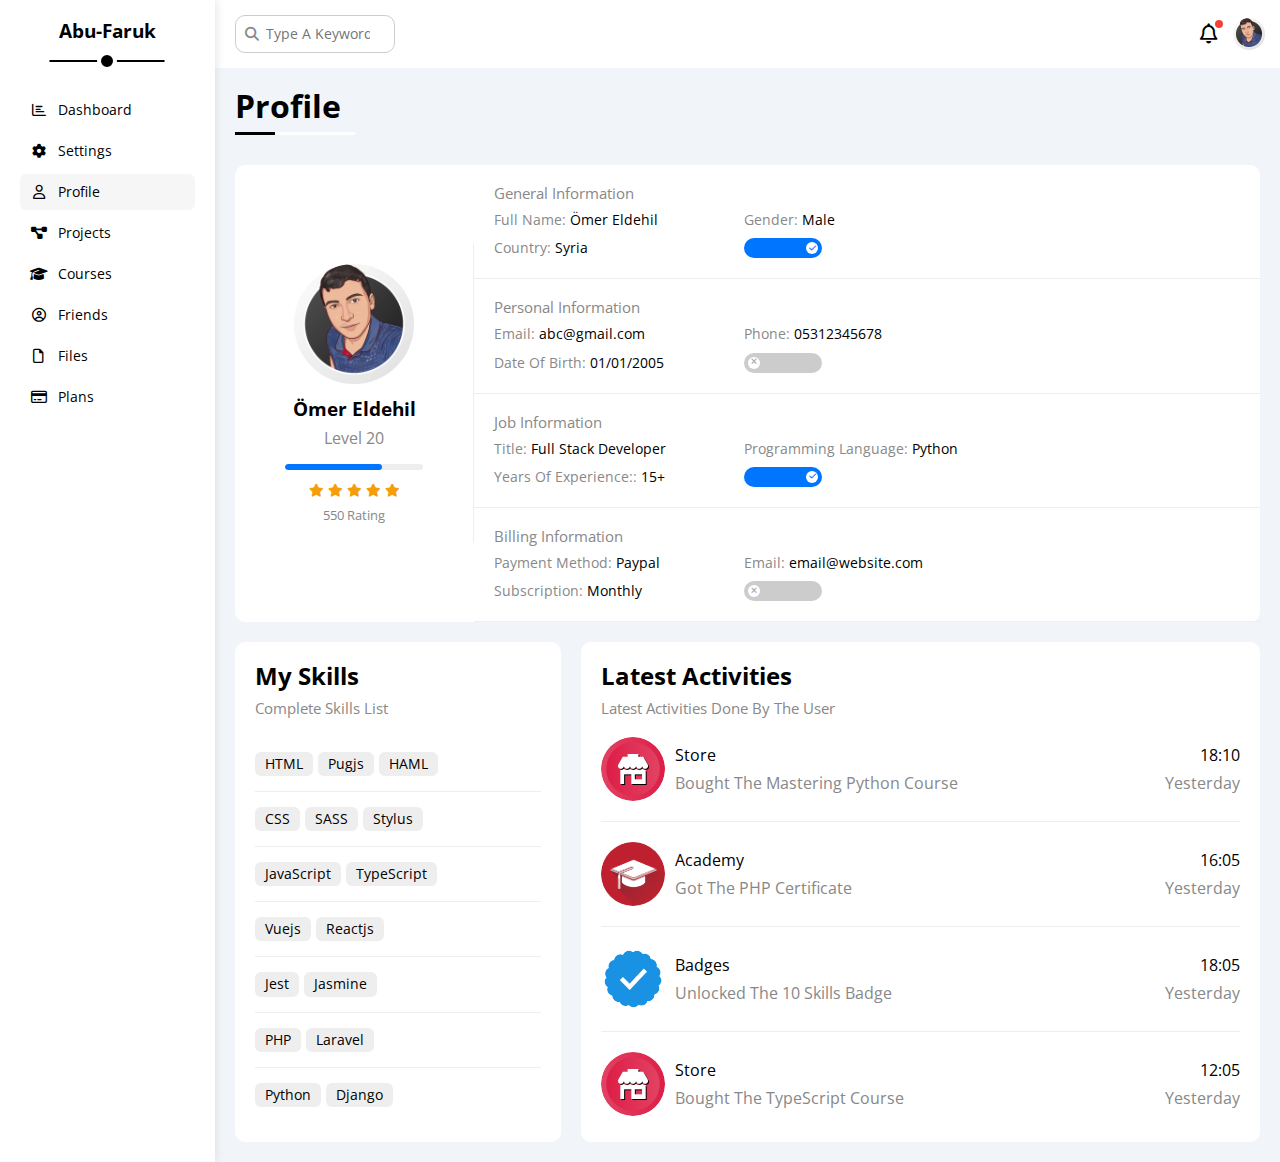
<file: profile.html>
<!DOCTYPE html>
<html lang="en">

<head>
    <meta charset="UTF-8">
    <title>Profile</title>
    <meta name="viewport" content="width=device-width, initial-scale=1.0">
    <link rel="stylesheet" href="css/normalize.css">
    <link rel="stylesheet" href="css/all.min.css">
    <link rel="stylesheet" href="css/framework.css">
    <link rel="stylesheet" href="css/master.css">

    <link rel="preconnect" href="https://fonts.googleapis.com">
    <link rel="preconnect" href="https://fonts.gstatic.com" crossorigin>
    <link href="https://fonts.googleapis.com/css2?family=Open+Sans:wght@300;500&display=swap" rel="stylesheet">
</head>

<body>
    <div class="page d-flex">
        <div class="sidebar bg-white p-20 p-relative">
            <h3 class="p-relative txt-c mt-0">Abu-Faruk</h3>
            <ul>
                <li>
                    <a class="d-flex align-center fs-14 c-black rad-6 p-10" href="index.html">
                        <i class="fa-regular fa-chart-bar fa-fw"></i>
                        <span class="fs-14 hide-mobile">Dashboard</span>
                    </a>
                </li>
                <li>
                    <a class="d-flex align-center fs-14 c-black rad-6 p-10" href="settings.html">
                        <i class="fa-solid fa-gear fa-fw"></i>
                        <span class="fs-14 hide-mobile">Settings</span>
                    </a>
                </li>
                <li>
                    <a class="active d-flex align-center fs-14 c-black rad-6 p-10" href="profile.html">
                        <i class="fa-regular fa-user fa-fw"></i>
                        <span class="fs-14 hide-mobile">Profile</span>
                    </a>
                </li>
                <li>
                    <a class="d-flex align-center fs-14 c-black rad-6 p-10" href="projects.html">
                        <i class="fa-solid fa-diagram-project fa-fw"></i>
                        <span class="fs-14 hide-mobile">Projects</span>
                    </a>
                </li>
                <li>
                    <a class="d-flex align-center fs-14 c-black rad-6 p-10" href="courses.html">
                        <i class="fa-solid fa-graduation-cap fa-fw"></i>
                        <span class="fs-14 hide-mobile">Courses</span>
                    </a>
                </li>
                <li>
                    <a class="d-flex align-center fs-14 c-black rad-6 p-10" href="friends.html">
                        <i class="fa-regular fa-circle-user fa-fw"></i>
                        <span class="fs-14 hide-mobile">Friends</span>
                    </a>
                </li>
                <li>
                    <a class="d-flex align-center fs-14 c-black rad-6 p-10" href="files.html">
                        <i class="fa-regular fa-file fa-fw"></i>
                        <span class="fs-14 hide-mobile">Files</span>
                    </a>
                </li>
                <li>
                    <a class="d-flex align-center fs-14 c-black rad-6 p-10" href="plans.html">
                        <i class="fa-regular fa-credit-card fa-fw"></i>
                        <span class="fs-14 hide-mobile">Plans</span>
                    </a>
                </li>
            </ul>
        </div>
        <div class="content w-full overflow-hidden">
            <!-- Start Head -->
            <div class="head bg-white p-15 between-flex">
                <div class="search p-relative">
                    <input class="p-10" type="search" placeholder="Type A Keyword">
                </div>
                <div class="icons d-flex align-center">
                    <span class="notification p-relative">
                        <i class="fa-regular fa-bell fa-lg"></i>
                    </span>
                    <img class="rad-half" src="imgs/avatar.jpg" alt="">
                </div>
            </div>
            <!-- End Head -->
            <h1 class="p-relative">Profile</h1>
            <div class="profile-page m-20">
                <!-- Start Overview -->
                <div class="overview bg-white rad-10 d-flex align-center">
                    <div class="avatar-box txt-c p-20">
                        <img class="rad-half mb-10" src="imgs/avatar.jpg" alt="">
                        <h3 class="m-0">Ömer Eldehil</h3>
                        <p class="c-grey mt-10">Level 20</p>
                        <div class="level rad-6 bg-eee p-relative">
                            <span class="p-absolute" style="width: 70%;"></span>
                        </div>
                        <div class="rating mt-10 mb-10">
                            <i class="fa-solid fa-star c-orange fs-13"></i>
                            <i class="fa-solid fa-star c-orange fs-13"></i>
                            <i class="fa-solid fa-star c-orange fs-13"></i>
                            <i class="fa-solid fa-star c-orange fs-13"></i>
                            <i class="fa-solid fa-star c-orange fs-13"></i>
                        </div>
                        <p class="c-grey m-0 fs-13">550 Rating</p>
                    </div>
                    <div class="info-box w-full txt-c-mobile">
                        <!-- Start Information Row -->
                        <div class="box p-20 d-flex align-center f-wrap">
                            <h4 class="c-grey fs-15 m-0 w-full">General Information</h4>
                            <div class="fs-14">
                                <span class="c-grey">Full Name:</span>
                                <span>Ömer Eldehil</span>
                            </div>
                            <div class="fs-14">
                                <span class="c-grey">Gender:</span>
                                <span>Male</span>
                            </div>
                            <div class="fs-14">
                                <span class="c-grey">Country:</span>
                                <span>Syria</span>
                            </div>
                            <div class="fs-14">
                                <label>
                                    <input class="toggle-checkbox" type="checkbox" checked>
                                    <div class="toggle-switch"></div>
                                </label>
                            </div>
                        </div>
                        <div class="box p-20 d-flex align-center f-wrap">
                            <h4 class="c-grey fs-15 m-0 w-full">Personal Information</h4>
                            <div class="fs-14">
                                <span class="c-grey">Email:</span>
                                <span>abc@gmail.com</span>
                            </div>
                            <div class="fs-14">
                                <span class="c-grey">Phone:</span>
                                <span>05312345678</span>
                            </div>
                            <div class="fs-14">
                                <span class="c-grey">Date Of Birth:</span>
                                <span>01/01/2005</span>
                            </div>
                            <div class="fs-14">
                                <label>
                                    <input class="toggle-checkbox" type="checkbox">
                                    <div class="toggle-switch"></div>
                                </label>
                            </div>
                        </div>
                        <div class="box p-20 d-flex align-center f-wrap">
                            <h4 class="c-grey fs-15 m-0 w-full">Job Information</h4>
                            <div class="fs-14">
                                <span class="c-grey">Title:</span>
                                <span>Full Stack Developer</span>
                            </div>
                            <div class="fs-14">
                                <span class="c-grey">Programming Language:</span>
                                <span>Python</span>
                            </div>
                            <div class="fs-14">
                                <span class="c-grey">Years Of Experience::</span>
                                <span>15+</span>
                            </div>
                            <div class="fs-14">
                                <label>
                                    <input class="toggle-checkbox" type="checkbox" checked>
                                    <div class="toggle-switch"></div>
                                </label>
                            </div>
                        </div>
                        <div class="box p-20 d-flex align-center f-wrap">
                            <h4 class="c-grey fs-15 m-0 w-full">Billing Information</h4>
                            <div class="fs-14">
                                <span class="c-grey">Payment Method:</span>
                                <span>Paypal</span>
                            </div>
                            <div class="fs-14">
                                <span class="c-grey">Email:</span>
                                <span>email@website.com</span>
                            </div>
                            <div class="fs-14">
                                <span class="c-grey">Subscription:</span>
                                <span>Monthly</span>
                            </div>
                            <div class="fs-14">
                                <label>
                                    <input class="toggle-checkbox" type="checkbox">
                                    <div class="toggle-switch"></div>
                                </label>
                            </div>
                        </div>
                        <!-- End Information Row -->
                    </div>
                </div>
                <!-- End Overview -->
                <!-- Start Other Data -->
                <div class="other-data d-flex gap-20">
                    <div class="skills-card p-20 bg-white rad-10 mt-20">
                        <h2 class="mt-0 mb-10">My Skills</h2>
                        <p class="mt-0 mb-20 c-grey fs-15">Complete Skills List</p>
                        <ul class="m-0 txt-c-mobile">
                            <li><span>HTML</span><span>Pugjs</span><span>HAML</span></li>
                            <li><span>CSS</span><span>SASS</span><span>Stylus</span></li>
                            <li><span>JavaScript</span><span>TypeScript</span></li>
                            <li><span>Vuejs</span><span>Reactjs</span></li>
                            <li><span>Jest</span><span>Jasmine</span></li>
                            <li><span>PHP</span><span>Laravel</span></li>
                            <li><span>Python</span><span>Django</span></li>
                        </ul>
                    </div>
                    <div class="activities p-20 bg-white rad-10 mt-20">
                        <h2 class="mt-0 mb-10">Latest Activities</h2>
                        <p class="mt-0 mb-20 c-grey fs-15">Latest Activities Done By The User</p>
                        <div class="activity d-flex align-center txt-c-mobile">
                            <img src="imgs/activity-01.png" alt="">
                            <div class="info">
                                <span class="d-block mb-10">Store</span>
                                <span class="c-grey">Bought The Mastering Python Course</span>
                            </div>
                            <div class="date">
                                <span class="d-block mb-10">18:10</span>
                                <span class="c-grey">Yesterday</span>
                            </div>
                        </div>
                        <div class="activity d-flex align-center txt-c-mobile">
                            <img src="imgs/activity-02.png" alt="">
                            <div class="info">
                                <span class="d-block mb-10">Academy</span>
                                <span class="c-grey">Got The PHP Certificate</span>
                            </div>
                            <div class="date">
                                <span class="d-block mb-10">16:05</span>
                                <span class="c-grey">Yesterday</span>
                            </div>
                        </div>
                        <div class="activity d-flex align-center txt-c-mobile">
                            <img src="imgs/activity-03.png" alt="">
                            <div class="info">
                                <span class="d-block mb-10">Badges</span>
                                <span class="c-grey">Unlocked The 10 Skills Badge</span>
                            </div>
                            <div class="date">
                                <span class="d-block mb-10">18:05</span>
                                <span class="c-grey">Yesterday</span>
                            </div>
                        </div>
                        <div class="activity d-flex align-center txt-c-mobile">
                            <img src="imgs/activity-01.png" alt="">
                            <div class="info">
                                <span class="d-block mb-10">Store</span>
                                <span class="c-grey">Bought The TypeScript Course</span>
                            </div>
                            <div class="date">
                                <span class="d-block mb-10">12:05</span>
                                <span class="c-grey">Yesterday</span>
                            </div>
                        </div>
                    </div>
                </div>
                <!-- End Other Data -->
            </div>
        </div>
    </div>
</body>

</html>
</file>
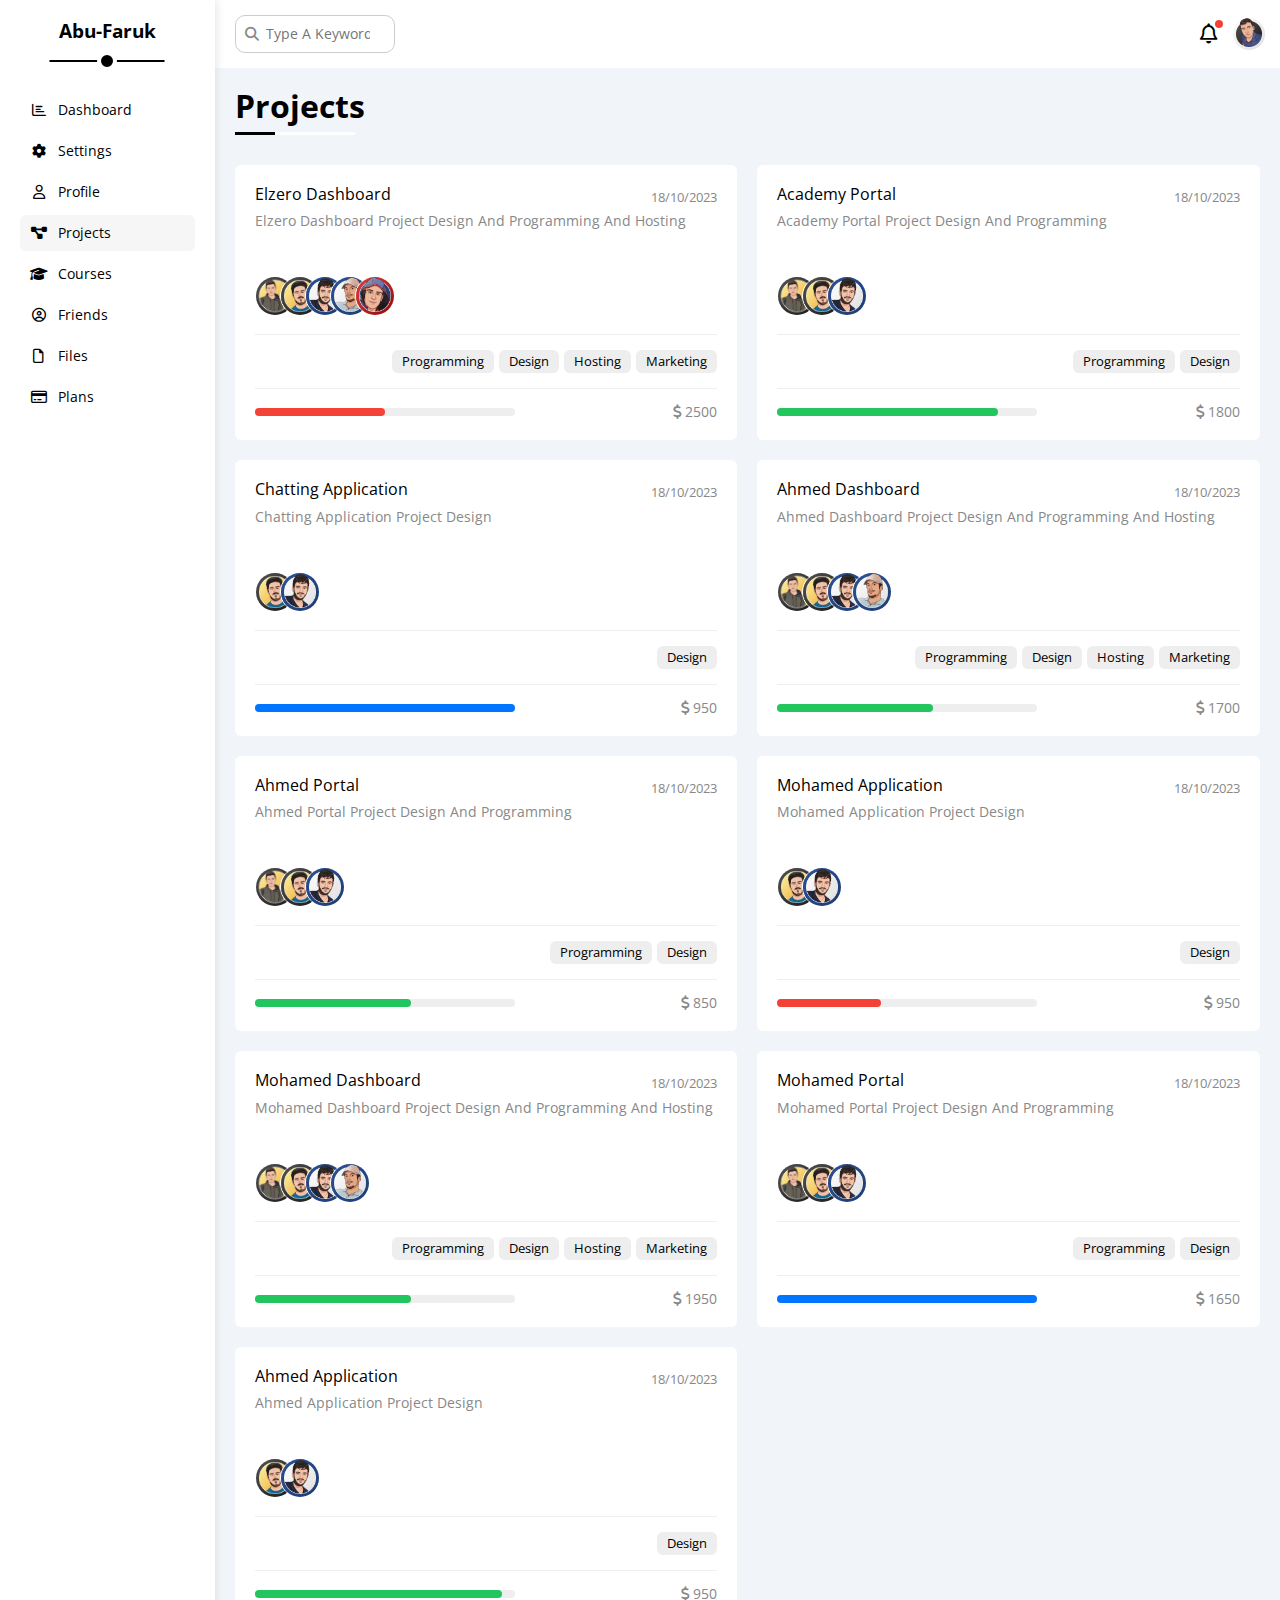
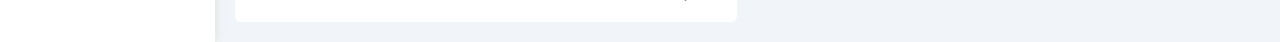
<file: projects.html>
<!DOCTYPE html>
<html lang="en">

<head>
    <meta charset="UTF-8">
    <title>Projects</title>
    <meta name="viewport" content="width=device-width, initial-scale=1.0">
    <link rel="stylesheet" href="css/normalize.css">
    <link rel="stylesheet" href="css/all.min.css">
    <link rel="stylesheet" href="css/framework.css">
    <link rel="stylesheet" href="css/master.css">

    <link rel="preconnect" href="https://fonts.googleapis.com">
    <link rel="preconnect" href="https://fonts.gstatic.com" crossorigin>
    <link href="https://fonts.googleapis.com/css2?family=Open+Sans:wght@300;500&display=swap" rel="stylesheet">
</head>

<body>
    <div class="page d-flex">
        <div class="sidebar bg-white p-20 p-relative">
            <h3 class="p-relative txt-c mt-0">Abu-Faruk</h3>
            <ul>
                <li>
                    <a class="d-flex align-center fs-14 c-black rad-6 p-10" href="index.html">
                        <i class="fa-regular fa-chart-bar fa-fw"></i>
                        <span class="fs-14 hide-mobile">Dashboard</span>
                    </a>
                </li>
                <li>
                    <a class="d-flex align-center fs-14 c-black rad-6 p-10" href="settings.html">
                        <i class="fa-solid fa-gear fa-fw"></i>
                        <span class="fs-14 hide-mobile">Settings</span>
                    </a>
                </li>
                <li>
                    <a class="d-flex align-center fs-14 c-black rad-6 p-10" href="profile.html">
                        <i class="fa-regular fa-user fa-fw"></i>
                        <span class="fs-14 hide-mobile">Profile</span>
                    </a>
                </li>
                <li>
                    <a class="active d-flex align-center fs-14 c-black rad-6 p-10" href="projects.html">
                        <i class="fa-solid fa-diagram-project fa-fw"></i>
                        <span class="fs-14 hide-mobile">Projects</span>
                    </a>
                </li>
                <li>
                    <a class="d-flex align-center fs-14 c-black rad-6 p-10" href="courses.html">
                        <i class="fa-solid fa-graduation-cap fa-fw"></i>
                        <span class="fs-14 hide-mobile">Courses</span>
                    </a>
                </li>
                <li>
                    <a class="d-flex align-center fs-14 c-black rad-6 p-10" href="friends.html">
                        <i class="fa-regular fa-circle-user fa-fw"></i>
                        <span class="fs-14 hide-mobile">Friends</span>
                    </a>
                </li>
                <li>
                    <a class="d-flex align-center fs-14 c-black rad-6 p-10" href="files.html">
                        <i class="fa-regular fa-file fa-fw"></i>
                        <span class="fs-14 hide-mobile">Files</span>
                    </a>
                </li>
                <li>
                    <a class="d-flex align-center fs-14 c-black rad-6 p-10" href="plans.html">
                        <i class="fa-regular fa-credit-card fa-fw"></i>
                        <span class="fs-14 hide-mobile">Plans</span>
                    </a>
                </li>
            </ul>
        </div>
        <div class="content w-full overflow-hidden">
            <!-- Start Head -->
            <div class="head bg-white p-15 between-flex">
                <div class="search p-relative">
                    <input class="p-10" type="search" placeholder="Type A Keyword">
                </div>
                <div class="icons d-flex align-center">
                    <span class="notification p-relative">
                        <i class="fa-regular fa-bell fa-lg"></i>
                    </span>
                    <img class="rad-half" src="imgs/avatar.jpg" alt="">
                </div>
            </div>
            <!-- End Head -->
            <h1 class="p-relative">Projects</h1>
            <div class="projects-page d-grid m-20 gap-20">
                <!-- Start Project -->
                <div class="project bg-white p-20 rad-6 p-relative">
                    <span class="date p-absolute fs-13 c-grey">18/10/2023</span>
                    <h4 class="m-0">Elzero Dashboard</h4>
                    <p class="c-grey mt-10 mb-10 fs-14">Elzero Dashboard Project Design And Programming And Hosting</p>
                    <div class="team">
                        <a class="p-absolute" href="#"><img src="imgs/team-01.jpg" alt=""></a>
                        <a class="p-absolute" href="#"><img src="imgs/team-02.jpg" alt=""></a>
                        <a class="p-absolute" href="#"><img src="imgs/team-03.jpg" alt=""></a>
                        <a class="p-absolute" href="#"><img src="imgs/team-04.jpg" alt=""></a>
                        <a class="p-absolute" href="#"><img src="imgs/team-05.jpg" alt=""></a>
                    </div>
                    <div class="do d-flex">
                        <span class="fs-13 btn-shape bg-eee">Programming</span>
                        <span class="fs-13 btn-shape bg-eee">Design</span>
                        <span class="fs-13 btn-shape bg-eee">Hosting</span>
                        <span class="fs-13 btn-shape bg-eee">Marketing</span>
                    </div>
                    <div class="info between-flex">
                        <div class="prog bg-eee">
                            <span class="bg-red p-absolute" style="width: 50%;"></span>
                        </div>
                        <div class="fs-14 c-grey">
                            <i class="fa-solid fa-dollar-sign"></i>
                            2500
                        </div>
                    </div>
                </div>
                <!-- End Prpject -->
                <!-- Start Project -->
                <div class="project bg-white p-20 rad-6 p-relative">
                    <span class="date p-absolute fs-13 c-grey">18/10/2023</span>
                    <h4 class="m-0">Academy Portal</h4>
                    <p class="c-grey mt-10 mb-10 fs-14">Academy Portal Project Design And Programming</p>
                    <div class="team">
                        <a class="p-absolute" href="#"><img src="imgs/team-01.jpg" alt=""></a>
                        <a class="p-absolute" href="#"><img src="imgs/team-02.jpg" alt=""></a>
                        <a class="p-absolute" href="#"><img src="imgs/team-03.jpg" alt=""></a>
                    </div>
                    <div class="do d-flex">
                        <span class="fs-13 btn-shape bg-eee">Programming</span>
                        <span class="fs-13 btn-shape bg-eee">Design</span>
                    </div>
                    <div class="info between-flex">
                        <div class="prog bg-eee">
                            <span class="bg-green p-absolute" style="width: 85%;"></span>
                        </div>
                        <div class="fs-14 c-grey">
                            <i class="fa-solid fa-dollar-sign"></i>
                            1800
                        </div>
                    </div>
                </div>
                <!-- End Prpject -->
                <!-- Start Project -->
                <div class="project bg-white p-20 rad-6 p-relative">
                    <span class="date p-absolute fs-13 c-grey">18/10/2023</span>
                    <h4 class="m-0">Chatting Application</h4>
                    <p class="c-grey mt-10 mb-10 fs-14">Chatting Application Project Design</p>
                    <div class="team">
                        <a class="p-absolute" href="#"><img src="imgs/team-02.jpg" alt=""></a>
                        <a class="p-absolute" href="#"><img src="imgs/team-03.jpg" alt=""></a>
                    </div>
                    <div class="do d-flex">
                        <span class="fs-13 btn-shape bg-eee">Design</span>
                    </div>
                    <div class="info between-flex">
                        <div class="prog bg-eee">
                            <span class="bg-blue p-absolute" style="width: 100%;"></span>
                        </div>
                        <div class="fs-14 c-grey">
                            <i class="fa-solid fa-dollar-sign"></i>
                            950
                        </div>
                    </div>
                </div>
                <!-- End Prpject -->
                <!-- Start Project -->
                <div class="project bg-white p-20 rad-6 p-relative">
                    <span class="date p-absolute fs-13 c-grey">18/10/2023</span>
                    <h4 class="m-0">Ahmed Dashboard</h4>
                    <p class="c-grey mt-10 mb-10 fs-14">Ahmed Dashboard Project Design And Programming And Hosting</p>
                    <div class="team">
                        <a class="p-absolute" href="#"><img src="imgs/team-01.jpg" alt=""></a>
                        <a class="p-absolute" href="#"><img src="imgs/team-02.jpg" alt=""></a>
                        <a class="p-absolute" href="#"><img src="imgs/team-03.jpg" alt=""></a>
                        <a class="p-absolute" href="#"><img src="imgs/team-04.jpg" alt=""></a>
                    </div>
                    <div class="do d-flex">
                        <span class="fs-13 btn-shape bg-eee">Programming</span>
                        <span class="fs-13 btn-shape bg-eee">Design</span>
                        <span class="fs-13 btn-shape bg-eee">Hosting</span>
                        <span class="fs-13 btn-shape bg-eee">Marketing</span>
                    </div>
                    <div class="info between-flex">
                        <div class="prog bg-eee">
                            <span class="bg-green p-absolute" style="width: 60%;"></span>
                        </div>
                        <div class="fs-14 c-grey">
                            <i class="fa-solid fa-dollar-sign"></i>
                            1700
                        </div>
                    </div>
                </div>
                <!-- End Prpject -->
                <!-- Start Project -->
                <div class="project bg-white p-20 rad-6 p-relative">
                    <span class="date p-absolute fs-13 c-grey">18/10/2023</span>
                    <h4 class="m-0">Ahmed Portal</h4>
                    <p class="c-grey mt-10 mb-10 fs-14">Ahmed Portal Project Design And Programming</p>
                    <div class="team">
                        <a class="p-absolute" href="#"><img src="imgs/team-01.jpg" alt=""></a>
                        <a class="p-absolute" href="#"><img src="imgs/team-02.jpg" alt=""></a>
                        <a class="p-absolute" href="#"><img src="imgs/team-03.jpg" alt=""></a>
                    </div>
                    <div class="do d-flex">
                        <span class="fs-13 btn-shape bg-eee">Programming</span>
                        <span class="fs-13 btn-shape bg-eee">Design</span>
                    </div>
                    <div class="info between-flex">
                        <div class="prog bg-eee">
                            <span class="bg-green p-absolute" style="width: 60%;"></span>
                        </div>
                        <div class="fs-14 c-grey">
                            <i class="fa-solid fa-dollar-sign"></i>
                            850
                        </div>
                    </div>
                </div>
                <!-- End Prpject -->
                <!-- Start Project -->
                <div class="project bg-white p-20 rad-6 p-relative">
                    <span class="date p-absolute fs-13 c-grey">18/10/2023</span>
                    <h4 class="m-0">Mohamed Application</h4>
                    <p class="c-grey mt-10 mb-10 fs-14">Mohamed Application Project Design</p>
                    <div class="team">
                        <a class="p-absolute" href="#"><img src="imgs/team-02.jpg" alt=""></a>
                        <a class="p-absolute" href="#"><img src="imgs/team-03.jpg" alt=""></a>
                    </div>
                    <div class="do d-flex">
                        <span class="fs-13 btn-shape bg-eee">Design</span>
                    </div>
                    <div class="info between-flex">
                        <div class="prog bg-eee">
                            <span class="bg-red p-absolute" style="width: 40%;"></span>
                        </div>
                        <div class="fs-14 c-grey">
                            <i class="fa-solid fa-dollar-sign"></i>
                            950
                        </div>
                    </div>
                </div>
                <!-- End Prpject -->
                <!-- Start Project -->
                <div class="project bg-white p-20 rad-6 p-relative">
                    <span class="date p-absolute fs-13 c-grey">18/10/2023</span>
                    <h4 class="m-0">Mohamed Dashboard</h4>
                    <p class="c-grey mt-10 mb-10 fs-14">Mohamed Dashboard Project Design And Programming And Hosting</p>
                    <div class="team">
                        <a class="p-absolute" href="#"><img src="imgs/team-01.jpg" alt=""></a>
                        <a class="p-absolute" href="#"><img src="imgs/team-02.jpg" alt=""></a>
                        <a class="p-absolute" href="#"><img src="imgs/team-03.jpg" alt=""></a>
                        <a class="p-absolute" href="#"><img src="imgs/team-04.jpg" alt=""></a>
                    </div>
                    <div class="do d-flex">
                        <span class="fs-13 btn-shape bg-eee">Programming</span>
                        <span class="fs-13 btn-shape bg-eee">Design</span>
                        <span class="fs-13 btn-shape bg-eee">Hosting</span>
                        <span class="fs-13 btn-shape bg-eee">Marketing</span>
                    </div>
                    <div class="info between-flex">
                        <div class="prog bg-eee">
                            <span class="bg-green p-absolute" style="width: 60%;"></span>
                        </div>
                        <div class="fs-14 c-grey">
                            <i class="fa-solid fa-dollar-sign"></i>
                            1950
                        </div>
                    </div>
                </div>
                <!-- End Prpject -->
                <!-- Start Project -->
                <div class="project bg-white p-20 rad-6 p-relative">
                    <span class="date p-absolute fs-13 c-grey">18/10/2023</span>
                    <h4 class="m-0">Mohamed Portal</h4>
                    <p class="c-grey mt-10 mb-10 fs-14">Mohamed Portal Project Design And Programming</p>
                    <div class="team">
                        <a class="p-absolute" href="#"><img src="imgs/team-01.jpg" alt=""></a>
                        <a class="p-absolute" href="#"><img src="imgs/team-02.jpg" alt=""></a>
                        <a class="p-absolute" href="#"><img src="imgs/team-03.jpg" alt=""></a>
                    </div>
                    <div class="do d-flex">
                        <span class="fs-13 btn-shape bg-eee">Programming</span>
                        <span class="fs-13 btn-shape bg-eee">Design</span>
                    </div>
                    <div class="info between-flex">
                        <div class="prog bg-eee">
                            <span class="bg-blue p-absolute" style="width: 100%;"></span>
                        </div>
                        <div class="fs-14 c-grey">
                            <i class="fa-solid fa-dollar-sign"></i>
                            1650
                        </div>
                    </div>
                </div>
                <!-- End Prpject -->
                <!-- Start Project -->
                <div class="project bg-white p-20 rad-6 p-relative">
                    <span class="date p-absolute fs-13 c-grey">18/10/2023</span>
                    <h4 class="m-0">Ahmed Application</h4>
                    <p class="c-grey mt-10 mb-10 fs-14">Ahmed Application Project Design</p>
                    <div class="team">
                        <a class="p-absolute" href="#"><img src="imgs/team-02.jpg" alt=""></a>
                        <a class="p-absolute" href="#"><img src="imgs/team-03.jpg" alt=""></a>
                    </div>
                    <div class="do d-flex">
                        <span class="fs-13 btn-shape bg-eee">Design</span>
                    </div>
                    <div class="info between-flex">
                        <div class="prog bg-eee">
                            <span class="bg-green p-absolute" style="width: 95%;"></span>
                        </div>
                        <div class="fs-14 c-grey">
                            <i class="fa-solid fa-dollar-sign"></i>
                            950
                        </div>
                    </div>
                </div>
                <!-- End Prpject -->
            </div>
        </div>
    </div>
</body>

</html>
</file>
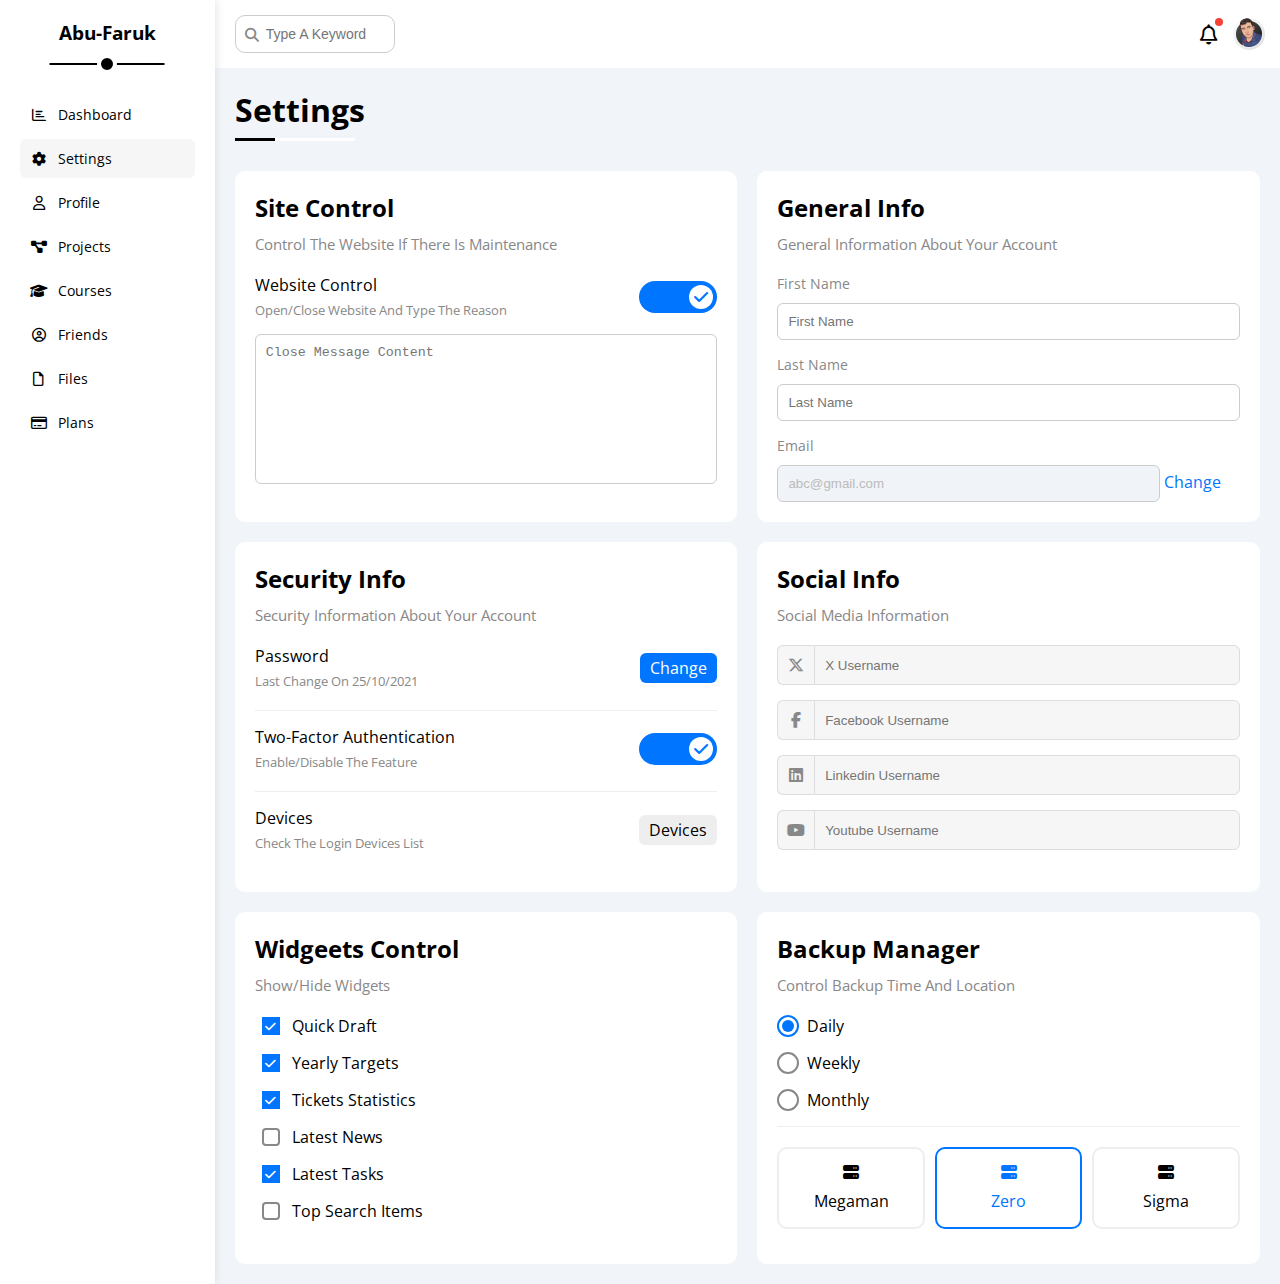
<file: settings.html>
<!DOCTYPE html>
<html lang="en">

<head>
    <meta charset="UTF-8">
    <title>Settings</title>
    <meta name="viewport" content="width=device-width, initial-scale=1.0">
    <link rel="stylesheet" href="css/all.min.css">
    <link rel="stylesheet" href="css/framework.css">
    <link rel="stylesheet" href="css/master.css">

    <link rel="preconnect" href="https://fonts.googleapis.com">
    <link rel="preconnect" href="https://fonts.gstatic.com" crossorigin>
    <link href="https://fonts.googleapis.com/css2?family=Open+Sans:wght@300;500&display=swap" rel="stylesheet">
</head>

<body>
    <div class="page d-flex">
        <div class="sidebar bg-white p-20 p-relative">
            <h3 class="p-relative txt-c mt-0">Abu-Faruk</h3>
            <ul>
                <li>
                    <a class="d-flex align-center fs-14 c-black rad-6 p-10" href="index.html">
                        <i class="fa-regular fa-chart-bar fa-fw"></i>
                        <span class="fs-14 hide-mobile">Dashboard</span>
                    </a>
                </li>
                <li>
                    <a class="active d-flex align-center fs-14 c-black rad-6 p-10" href="settings.html">
                        <i class="fa-solid fa-gear fa-fw"></i>
                        <span class="fs-14 hide-mobile">Settings</span>
                    </a>
                </li>
                <li>
                    <a class="d-flex align-center fs-14 c-black rad-6 p-10" href="profile.html">
                        <i class="fa-regular fa-user fa-fw"></i>
                        <span class="fs-14 hide-mobile">Profile</span>
                    </a>
                </li>
                <li>
                    <a class="d-flex align-center fs-14 c-black rad-6 p-10" href="projects.html">
                        <i class="fa-solid fa-diagram-project fa-fw"></i>
                        <span class="fs-14 hide-mobile">Projects</span>
                    </a>
                </li>
                <li>
                    <a class="d-flex align-center fs-14 c-black rad-6 p-10" href="courses.html">
                        <i class="fa-solid fa-graduation-cap fa-fw"></i>
                        <span class="fs-14 hide-mobile">Courses</span>
                    </a>
                </li>
                <li>
                    <a class="d-flex align-center fs-14 c-black rad-6 p-10" href="friends.html">
                        <i class="fa-regular fa-circle-user fa-fw"></i>
                        <span class="fs-14 hide-mobile">Friends</span>
                    </a>
                </li>
                <li>
                    <a class="d-flex align-center fs-14 c-black rad-6 p-10" href="files.html">
                        <i class="fa-regular fa-file fa-fw"></i>
                        <span class="fs-14 hide-mobile">Files</span>
                    </a>
                </li>
                <li>
                    <a class="d-flex align-center fs-14 c-black rad-6 p-10" href="plans.html">
                        <i class="fa-regular fa-credit-card fa-fw"></i>
                        <span class="fs-14 hide-mobile">Plans</span>
                    </a>
                </li>
            </ul>
        </div>
        <div class="content w-full overflow-hidden">
            <!-- Start Head -->
            <div class="head bg-white p-15 between-flex">
                <div class="search p-relative">
                    <input class="p-10" type="search" placeholder="Type A Keyword">
                </div>
                <div class="icons d-flex align-center">
                    <span class="notification p-relative">
                        <i class="fa-regular fa-bell fa-lg"></i>
                    </span>
                    <img class="rad-half" src="imgs/avatar.jpg" alt="">
                </div>
            </div>
            <!-- End Head -->
            <h1 class="p-relative">Settings</h1>
            <div class="settings-page m-20 d-grid gap-20">
                <!-- Start Settings Box -->
                <div class="p-20 bg-white rad-10">
                    <h2 class="mt-0 mb-10">Site Control</h2>
                    <p class="mt-0 mb-20 c-grey fs-15">Control The Website If There Is Maintenance</p>
                    <div class="mb-15 between-flex ">
                        <div>
                            <span>Website Control</span>
                            <p class="c-grey mt-5 mb-0 fs-13">Open/Close Website And Type The Reason</p>
                        </div>
                        <div>
                            <label>
                                <input class="toggle-checkbox" type="checkbox" checked>
                                <div class="toggle-switch"></div>
                            </label>
                        </div>
                    </div>
                    <textarea class="close-message p-10 rad-6 d-block w-full"
                        placeholder="Close Message Content"></textarea>
                </div>
                <!-- End Settings Box -->
                <!-- Start Settings Box -->
                <div class="p-20 bg-white rad-10">
                    <h2 class="mt-0 mb-10">General Info</h2>
                    <p class="mt-0 mb-20 c-grey fs-15">General Information About Your Account</p>
                    <div class="mb-15">
                        <label class="fs-14 c-grey d-block mb-10" for="first">First Name</label>
                        <input class="border-ccc p-10 rad-6 d-block w-full" type="text" id="first"
                            placeholder="First Name">
                    </div>
                    <div class="mb-15">
                        <label class="fs-14 c-grey d-block mb-10" for="last">Last Name</label>
                        <input class="border-ccc p-10 rad-6 d-block w-full" type="text" id="last"
                            placeholder="Last Name">
                    </div>
                    <div>
                        <label class="fs-14 c-grey d-block mb-10" for="email">Email</label>
                        <input class="email border-ccc p-10 rad-6 d-block w-full" type="email" id="email"
                            value="abc@gmail.com" disabled>
                        <a class="c-blue" href="">Change</a>
                    </div>
                </div>
                <!-- End Settings Box -->
                <!-- Start Settings Box -->
                <div class="p-20 bg-white rad-10">
                    <h2 class="mt-0 mb-10">Security Info</h2>
                    <p class="mt-0 mb-20 c-grey fs-15">Security Information About Your Account</p>
                    <div class="sec-box mb-15 pb-20 between-flex">
                        <div>
                            <span>Password</span>
                            <p class="c-grey mt-5 mb-0 fs-13">Last Change On 25/10/2021</p>
                        </div>
                        <a class="button bg-blue c-white btn-shape" href="#">Change</a>
                    </div>
                    <div class="sec-box mb-15 pb-20 between-flex">
                        <div>
                            <span>Two-Factor Authentication</span>
                            <p class="c-grey mt-5 mb-0 fs-13">Enable/Disable The Feature</p>
                        </div>
                        <label>
                            <input class="toggle-checkbox" type="checkbox" checked>
                            <div class="toggle-switch"></div>
                        </label>
                    </div>
                    <div class="sec-box pb-20 between-flex">
                        <div>
                            <span>Devices</span>
                            <p class="c-grey mt-5 mb-0 fs-13">Check The Login Devices List</p>
                        </div>
                        <a class="bg-eee c-black btn-shape" href="#">Devices</a>
                    </div>
                </div>
                <!-- End Settings Box -->
                <!-- Start Settings Box -->
                <div class="social-boxes p-20 bg-white rad-10">
                    <h2 class="mt-0 mb-10">Social Info</h2>
                    <p class="mt-0 mb-20 c-grey fs-15">Social Media Information</p>
                    <div class="d-flex align-center mb-15">
                        <i class="fa-brands fa-x-twitter center-flex c-grey"></i>
                        <input class="w-full" type="text" placeholder="X Username">
                    </div>
                    <div class="d-flex align-center mb-15">
                        <i class="fa-brands fa-facebook-f center-flex c-grey"></i>
                        <input class="w-full" type="text" placeholder="Facebook Username">
                    </div>
                    <div class="d-flex align-center mb-15">
                        <i class="fa-brands fa-linkedin center-flex c-grey"></i>
                        <input class="w-full" type="text" placeholder="Linkedin Username">
                    </div>
                    <div class="d-flex align-center mb-15">
                        <i class="fa-brands fa-youtube center-flex c-grey"></i>
                        <input class="w-full" type="text" placeholder="Youtube Username">
                    </div>
                </div>
                <!-- End Settings Box -->
                <!-- Start Settings Box -->
                <div class="widgeets-control p-20 bg-white rad-10">
                    <h2 class="mt-0 mb-10">Widgeets Control</h2>
                    <p class="mt-0 mb-20 c-grey fs-15">Show/Hide Widgets</p>
                    <div class="control d-flex align-center mb-15">
                        <input type="checkbox" id="one" checked>
                        <label for="one">Quick Draft</label>
                    </div>
                    <div class="control d-flex align-center mb-15">
                        <input type="checkbox" id="two" checked>
                        <label for="two">Yearly Targets</label>
                    </div>
                    <div class="control d-flex align-center mb-15">
                        <input type="checkbox" id="three" checked>
                        <label for="three">Tickets Statistics</label>
                    </div>
                    <div class="control d-flex align-center mb-15">
                        <input type="checkbox" id="four">
                        <label for="four">Latest News</label>
                    </div>
                    <div class="control d-flex align-center mb-15">
                        <input type="checkbox" id="five" checked>
                        <label for="five">Latest Tasks</label>
                    </div>
                    <div class="control d-flex align-center mb-15">
                        <input type="checkbox" id="six">
                        <label for="six">Top Search Items</label>
                    </div>
                </div>
                <!-- End Settings Box -->
                <!-- Start Settings Box -->
                <div class="backup-control p-20 bg-white rad-10">
                    <h2 class="mt-0 mb-10">Backup Manager</h2>
                    <p class="mt-0 mb-20 c-grey fs-15">Control Backup Time And Location</p>
                    <div class="date d-flex align-center mb-15">
                        <input type="radio" name="time" id="daily" checked>
                        <label for="daily">Daily</label>
                    </div>
                    <div class="date d-flex align-center mb-15">
                        <input type="radio" name="time" id="weekly">
                        <label for="weekly">Weekly</label>
                    </div>
                    <div class="date d-flex align-center mb-15">
                        <input type="radio" name="time" id="monthly">
                        <label for="monthly">Monthly</label>
                    </div>

                    <div class="servers d-flex align-center txt-c gap-10">
                        <input type="radio" name="servers" id="server-one" />
                        <div class="server mb-15 rad-10 w-full">
                            <label class="d-block m-15" for="server-one">
                                <i class="fa-solid fa-server d-block mb-10"></i>
                                Megaman
                            </label>
                        </div>
                        <input type="radio" name="servers" id="server-two" checked />
                        <div class="server mb-15 rad-10 w-full">
                            <label class="d-block m-15" for="server-two">
                                <i class="fa-solid fa-server d-block mb-10"></i>
                                Zero
                            </label>
                        </div>
                        <input type="radio" name="servers" id="server-three" />
                        <div class="server mb-15 rad-10 w-full">
                            <label class="d-block m-15" for="server-three">
                                <i class="fa-solid fa-server d-block mb-10"></i>
                                Sigma
                            </label>
                        </div>
                    </div>
                </div>
                <!-- End Settings Box -->

            </div>
        </div>
    </div>
</body>

</html>
</file>
<file: css/framework.css>
/* Start box */
.d-flex {
    display: flex;
}

.space-between {
    justify-content: space-between;
}

.d-grid {
    display: grid;
}

.gap-10 {
    gap: 10px;
}

.gap-20 {
    gap: 20px;
}

.d-block {
    display: block;
}

.align-center {
    align-items: center;
}

.w-100 {
    width: 100px;
}

.h-100 {
    height: 100px;
}

.w-full {
    width: 100%;
}

.h-full {
    height: 100%;
}

.w-fit {
    width: fit-content;
}

.overflow-hidden {
    overflow: hidden;
}

.b-none {
    border: none;
}

.border-ccc {
    border: 1px solid #CCC;
}

.border-eee {
    border: 1px solid #eee;
}

.f-wrap {
    flex-wrap: wrap;
}

.rad-half {
    border-radius: 50%;
}

/* End box */
/* Start padding + margin */

.p-10 {
    padding: 10px;
}

.p-15 {
    padding: 15px;
}

.p-20 {
    padding: 20px;
}

.pt-10 {
    padding-top: 10px;
}

.pt-15 {
    padding-top: 15px;
}

.pt-20 {
    padding-top: 20px;
}

.pb-10 {
    padding-bottom: 10px;
}

.pb-15 {
    padding-bottom: 15px;
}

.pb-20 {
    padding-bottom: 20px;
}

.pl-15 {
    padding-left: 15px;
}

.m-0 {
    margin: 0;
}

.m-15 {
    margin: 15px;
}

.m-20 {
    margin: 20px;
}

.mt-0 {
    margin-top: 0;
}

.mt-5 {
    margin-top: 5px;
}

.mt-10 {
    margin-top: 10px;
}

.mt-15 {
    margin-top: 15px;
}

.mt-20 {
    margin-top: 20px;
}

.mt-25 {
    margin-top: 25px;
}

.mr-10 {
    margin-right: 10px;
}

.mr-15 {
    margin-right: 15px;
}

.mb-0 {
    margin-bottom: 0px;
}

.mb-5 {
    margin-bottom: 5px;
}

.mb-8 {
    margin-bottom: 8px;
}

.mb-10 {
    margin-bottom: 10px;
}

.mb-15 {
    margin-bottom: 15px;
}

.mb-20 {
    margin-bottom: 20px;
}

.mb-25 {
    margin-bottom: 25px;
}

/* End padding + margin */
/* Start color */
.bg-white {
    background-color: white;
}

.bg-eee {
    background-color: #eee;
}

.bg-blue {
    background-color: #0075ff;
}

.bg-blue-alt {
    background-color: #0d69d5;
}

.bg-orange {
    background-color: #f59e0b;
}

.bg-green {
    background-color: #22c55e;
}

.bg-red {
    background-color: #f44336;
}

.c-black {
    color: black;
}

.c-white {
    color: white;
}

.c-blue {
    color: #0075ff;
}

.c-blue-alt {
    color: #0d69d5;
}

.c-orange {
    color: #f59e0b;
}

.c-green {
    color: #22c55e;
}

.c-red {
    color: #f44336;
}

.c-grey {
    color: #888;
}

/* End color */
/* Start position */
.p-relative {
    position: relative;
}

.p-absolute {
    position: absolute;
}

/* End position */
/* Start font */
.txt-c {
    text-align: center;
}

.fs-13 {
    font-size: 13px;
}

.fs-14 {
    font-size: 14px;
}

.fs-15 {
    font-size: 15px;
}

.fs-25 {
    font-size: 25px;
}

.fw-bold {
    font-weight: bold;
}

/* End font */
/* Start Border */
.rad-6 {
    border-radius: 6px;
}

.rad-10 {
    border-radius: 10px;
}

/* End Border */

/* Start Components */
.between-flex {
    display: flex;
    align-items: center;
    justify-content: space-between;
}

.btn-shape {
    padding: 4px 10px;
    border-radius: 6px;
}

.center-flex {
    display: flex;
    align-items: center;
    justify-content: center;
}

/* End Components */

@media (max-width:767px) {
    .hide-mobile {
        display: none;
    }
}

@media (max-width:767px) {
    .txt-c-mobile {
        text-align: center;
    }
}

@media (max-width:767px) {
    .block-mobile {
        display: block;
    }
}
</file>
<file: css/master.css>
:root {
    --blue-color: #0075ff;
    --blue-alt-color: #0d69d5;
    --orange-color: #f59e0b;
    --green-color: #22c55e;
    --red-color: #f44336;
    --grey-color: #888;
    --fa-style-family-classic: "Font Awesome 6 Free";
}

* {
    box-sizing: border-box;
}

body {
    font-family: "Open Sans", sans-serif;
    margin: 0;
}

*:focus {
    outline: none;
}

a {
    text-decoration: none;
}

ul {
    list-style: none;
    padding: 0;
}

::-webkit-scrollbar {
    width: 15px;
}

::-webkit-scrollbar-track {
    background-color: white;
}

::-webkit-scrollbar-thumb {
    background-color: var(--blue-color);
}

::-webkit-scrollbar-thumb:hover {
    background-color: var(--blue-alt-color);
}

.page {
    background-color: #F1F5F9;
    min-height: 100vh;
}

/* Start Sidebar */
.sidebar {
    width: 250px;
    box-shadow: 0 0 10px #ddd;
}

.sidebar>h3 {
    margin-bottom: 50px;
}

.sidebar>h3::before {
    content: "";
    position: absolute;
    width: 115px;
    height: 2px;
    background-color: black;
    bottom: -20px;
    left: 50%;
    transform: translateX(-50%);
}

.sidebar>h3::after {
    content: "";
    position: absolute;
    width: 12px;
    height: 12px;
    background-color: black;
    bottom: -29px;
    left: 50%;
    transform: translateX(-50%);
    border-radius: 50%;
    border: white 4px solid;
}

.sidebar ul li a {
    transition: 0.3s;
    margin-bottom: 5px;
}

.sidebar ul li a:hover,
.sidebar ul li a.active {
    background-color: #f6f6f6;
}

.sidebar ul li a span {
    margin-left: 10px;
}

@media (max-width:767px) {
    .sidebar {
        width: 58px;
        padding: 10px;
    }

    .sidebar h3 {
        font-size: 13px;
        margin-bottom: 15px;
    }

    .sidebar h3::before,
    .sidebar h3::after {
        display: none;
    }
}

/* End Sidebar */
/* Start Content */

.content .search::before {
    content: "\f002";
    font-family: "Font Awesome 6 Free";
    font-weight: 900;
    position: absolute;
    left: 15px;
    top: 50%;
    transform: translateY(-50%);
    font-size: 14px;
    color: var(--grey-color);
}

.content .search input {
    border: 1px solid #ccc;
    border-radius: 10px;
    margin-left: 5px;
    padding-left: 30px;
    width: 160px;
    transition: width 0.3s;
    font-size: 14px;
}

.content .search input:focus {
    width: 200px;
}

.content .search input:focus::placeholder {
    opacity: 0;
}

.content .head .icons {
    display: flex;
    align-items: center;
}

.content .head .icons .notification {
    height: fit-content;
}

.content .head .icons .notification::before {
    content: "";
    position: absolute;
    width: 8px;
    height: 8px;
    background-color: var(--red-color);
    border-radius: 50%;
    right: -5px;
    top: -5px;
}

.content .head .icons img {
    width: 32px;
    height: 32px;
    margin-left: 15px;
}

.page h1 {
    margin: 20px 20px 40px;
}

.page h1::before,
.page h1::after {
    content: "";
    height: 3px;
    position: absolute;
    bottom: -10px;
    left: 0;
}

.page h1::before {
    background-color: white;
    width: 120px;
}

.page h1::after {
    background-color: black;
    width: 40px;
}

.wrapper {
    grid-template-columns: repeat(auto-fill, minmax(450px, 1fr));
    margin: 0 20px 20px 20px;
}

@media (max-width:767px) {
    .wrapper {
        grid-template-columns: minmax(200px, 1fr);
        margin-left: 10px;
        margin-right: 10px;
        gap: 10px;
    }
}

/* End Content */
/* Start Welcome Widget */
.welcome {
    overflow: hidden;
}

.welcome .intro img {
    width: 200px;
    margin-bottom: -10px;
}

.welcome .avatar {
    padding: 2px;
    width: 64px;
    height: 64px;
    border-radius: 50%;
    margin-top: -32px;
    margin-left: 20px;
    border: 2px solid white;
    box-shadow: 0 0 5px #ddd;
}

@media (max-width: 767px) {
    .welcome .intro {
        padding-bottom: 30px;
    }

    .welcome .avatar {
        margin-left: 0;
        left: 50%;
    }

    .welcome .body>div:not(:last-child) {
        margin-bottom: 20px;
    }
}

.welcome .body {
    border-top: 1px solid #eee;
    border-bottom: 1px solid #eee;
}

.welcome .body>div {
    flex: 1;
}

.welcome .visit {
    margin: 0 15px 15px auto;
    transition: 0.3s;
}

.welcome .visit:hover {
    background-color: var(--blue-alt-color);
}

/* End Welcome Widget */
/* Start Quick Draft */
.quick-draft textarea {
    resize: none;
    min-height: 180px;
}

.quick-draft .save {
    margin-left: auto;
    transition: 0.3s;
    cursor: pointer;
}

.quick-draft .save:hover {
    background-color: var(--blue-alt-color);
}

/* End Quick Draft */
/* Start Targets */
.targets .target-row .icon {
    width: 80px;
    height: 80px;
    margin-right: 15px;
}

.targets .target-row .details {
    flex: 1;
}

.targets .target-row .details .progress {
    height: 4px;
}

.targets .target-row .details .progress>span {
    left: 0;
    top: 0;
    height: 100%;
}

.targets .target-row .details .progress>span span {
    bottom: 16px;
    right: -16px;
    color: white;
    padding: 2px 5px;
    border-radius: 6px;
    font-size: 13px;
}

.targets .target-row .details .progress>span span::before {
    content: "";
    position: absolute;
    bottom: -10px;
    left: 50%;
    transform: translateX(-50%);
    width: 0;
    height: 0;
    border-style: solid;
    border-width: 5px;
}

.targets .target-row .details .progress>.blue span::before {
    border-color: var(--blue-color) transparent transparent transparent;
}

.targets .target-row .details .progress>.orange span::before {
    border-color: var(--orange-color) transparent transparent transparent;
}

.targets .target-row .details .progress>.green span::before {
    border-color: var(--green-color) transparent transparent transparent;
}

.blue .icon,
.blue .progress {
    background-color: rgb(0 117 255 / 20%);
}

.orange .icon,
.orange .progress {
    background-color: rgb(245 158 11 / 20%);
}

.green .icon,
.green .progress {
    background-color: rgb(34 197 94 / 20%);
}

/* End Targets */
/* Start Tickets */
.tickets .box {
    border: 2px solid #CCC;
    width: calc(50% - 10px);
}

@media (max-width:767px) {
    .tickets .box {
        width: 100%;
    }
}

/* End Tickets */
/* Start Latest News */
.latest-news .news-row:not(:last-of-type) {
    margin-bottom: 20px;
    padding-bottom: 20px;
    border-bottom: 1px solid #EEE;
}

.latest-news .news-row img {
    width: 100px;
    height: fit-content;
    border-radius: 6px;
    margin-right: 15px;
}

.latest-news .news-row .info {
    flex-grow: 1;
}

.latest-news .news-row .info h3 {
    margin: 0 0 6px;
    font-size: 16px;
}

@media (max-width:767px) {
    .latest-news .news-row {
        display: block;
    }

    .latest-news .news-row img {
        margin: 0;
    }

    .latest-news .news-row .info h3 {
        margin: 5px 0 8px;
    }

    .latest-news .news-row .label {
        margin: 10px auto;
        width: fit-content;
    }
}

/* End Latest News */
/* Start Tasks */
.tasks .task-row:not(:last-child) {
    border-bottom: 1px solid #EEE;
    padding: 15px 0;
}

.tasks .info {
    flex-grow: 1;
}

.tasks .done {
    opacity: 0.3;
}

.tasks .done h3,
.tasks .done p {
    text-decoration: line-through;
}

.tasks .delete {
    cursor: pointer;
    transition: 0.2s;
}

.tasks .delete:hover {
    color: var(--red-color);
}

/* End Tasks */
/* Start Latest Uploads */
.latest-uploads ul li:not(:last-child) {
    border-bottom: 1px solid #EEE;
}

.latest-uploads ul li img {
    width: 40px;
    height: 40px;
}

/* End Latest Uploads */
/* Start Last Project */
.last-project ul::before {
    content: "";
    position: absolute;
    left: 11px;
    width: 2px;
    height: 100%;
    background-color: var(--blue-color);
}

.last-project ul li::before {
    content: "";
    width: 20px;
    height: 20px;
    display: block;
    border-radius: 50%;
    background-color: white;
    border: 2px solid white;
    outline: 2px solid var(--blue-color);
    margin-right: 15px;
    z-index: 2;
}

.last-project ul li.done::before {
    background-color: var(--blue-color);
}

.last-project ul li.current::before {
    animation: change-color 0.8s infinite alternate;
}

.last-project .launch-icon {
    width: 160px;
    right: 0;
    bottom: 0;
    opacity: 0.1;
}

@keyframes change-color {
    from {
        background-color: var(--blue-color);
    }

    to {
        background-color: white;
    }
}

/* End Last Project */
/* Start Reminders */
.reminders ul li .key {
    width: 15px;
    height: 15px;
}

.reminders ul li>.blue {
    border-left: 2px solid var(--blue-color);
}

.reminders ul li>.green {
    border-left: 2px solid var(--green-color);
}

.reminders ul li>.orange {
    border-left: 2px solid var(--orange-color);
}

.reminders ul li>.red {
    border-left: 2px solid var(--red-color);
}

/* End Reminders */
/* Start Latest Post */
.latest-post .avatar {
    width: 48px;
    height: 48px;
}

.latest-post .post-content {
    text-transform: capitalize;
    line-height: 1.8;
    border-top: 1px solid #EEE;
    border-bottom: 1px solid #EEE;
    min-height: 140px;
}

/* End Latest Post */
/* Start Social Media */
.social-media .box {
    padding-left: 70px;
    border-radius: 3px;
}

.social-media .box i {
    left: 0;
    top: 0;
    width: 52px;
    transition: 0.3s;
}

.social-media .box i:hover {
    transform: rotate(5deg);
}

.social-media .X {
    background-color: rgba(20, 23, 26, 0.2);
    color: #14171a;
}

.social-media .X i,
.social-media .X a {
    background-color: #14171a;
}

.social-media .facebook {
    background-color: rgba(24, 118, 242, 0.2);
    color: #1877f2;
}

.social-media .facebook i,
.social-media .facebook a {
    background-color: #1877f2;
}

.social-media .youtube {
    background-color: rgba(255, 0, 0, 0.2);
    color: #ff0000;
}

.social-media .youtube i,
.social-media .youtube a {
    background-color: #ff0000;
}

.social-media .linkedin {
    background-color: rgba(10, 102, 194, 0.2);
    color: #0a66c2;
}

.social-media .linkedin i,
.social-media .linkedin a {
    background-color: #0a66c2;
}

/* End Social Media */
/* Start Projects Table */
.projects .responsive-table {
    overflow-x: auto;
    border-spacing: 0;
}

.projects table {
    min-width: 1000px;
}

.projects table thead td {
    background-color: #EEE;
    font-weight: bold;
}

.projects table td {
    padding: 15px;
}

.projects table tbody td {
    border-bottom: 1px solid #EEE;
    border-left: 1px solid #EEE;
    transition: 0.3s;
}

.projects table tbody td:last-child {
    border-right: 1px solid #EEE;
}

.projects table tbody tr:hover td {
    background-color: #fAf7f7;
}

.projects table img {
    width: 32px;
    height: 32px;
    border-radius: 50%;
    padding: 2px;
    background-color: white;
}

.projects table img:not(:first-child) {
    margin-left: -20px;
}

.projects table .label {
    font-size: 13px;
}

/* End Projects Table */
/* Start Settings */
.settings-page {
    grid-template-columns: repeat(auto-fill, minmax(500px, 1fr));
}

@media (max-width: 767px) {
    .settings-page {
        grid-template-columns: minmax(100px, 1fr);
        margin-left: 10px;
        margin-right: 10px;
        gap: 10px;
    }
}

.settings-page .close-message {
    border: 1px solid #CCC;
    resize: none;
    min-height: 150px;
}

.settings-page .email {
    display: inline-flex;
    width: calc(100% - 80px);
}

.settings-page .sec-box:not(:last-child) {
    border-bottom: 1px solid #eee;
}

.settings-page .sec-box .button {
    transition: 0.3s;
}

.settings-page .sec-box .button:hover {
    background-color: var(--blue-alt-color);
}

.settings-page .social-boxes i {
    width: 40px;
    height: 40px;
    background-color: #F6F6F6;
    border: 1px solid #DDD;
    border-right: none;
    border-radius: 6px 0 0 6px;
    transition: 0.3s;
}

.settings-page .social-boxes input {
    height: 40px;
    background-color: #F6F6F6;
    border: 1px solid #DDD;
    border-radius: 0 6px 6px 0;
    padding-left: 10px;
}

.settings-page .social-boxes>div:focus-within i {
    color: black;
}

.widgeets-control .control input[type="checkbox"] {
    -webkit-appearance: none;
    appearance: none;
}

.widgeets-control .control label {
    padding-left: 30px;
    cursor: pointer;
    position: relative;
}

.widgeets-control .control label::before {
    content: "";
    position: absolute;
    left: 0;
    top: 50%;
    transform: translateY(-50%);
    width: 14px;
    height: 14px;
    border: 2px solid var(--grey-color);
    border-radius: 4px;
}

.widgeets-control .control label:hover:before {
    border-color: var(--blue-alt-color);
}

.widgeets-control .control label::after {
    content: "\f00c";
    font-family: var(--fa-style-family-classic);
    font-weight: 900;
    position: absolute;
    left: 0;
    top: 50%;
    transform: translateY(-50%) scale(0);
    transition: 0.3s;
    background-color: var(--blue-color);
    color: white;
    font-size: 12px;
    width: 18px;
    height: 18px;
    display: flex;
    justify-content: center;
    align-items: center;

}

.widgeets-control .control input[type="checkbox"]:checked+label::after {
    transform: translateY(-50%) scale(1) rotate(360deg);
}

.backup-control input[type="radio"] {
    -webkit-appearance: none;
    appearance: none;
    display: none;
}

.backup-control .date label {
    padding-left: 30px;
    cursor: pointer;
    position: relative;
}

.backup-control .date label::before {
    content: "";
    position: absolute;
    top: 50%;
    left: 0;
    margin-top: -11px;
    width: 18px;
    height: 18px;
    border: 2px solid var(--grey-color);
    border-radius: 50%;
}

.backup-control .date label::after {
    content: "";
    position: absolute;
    left: 5px;
    top: 5px;
    width: 12px;
    height: 12px;
    background-color: var(--blue-color);
    border-radius: 50%;
    transition: 0.3s;
    transform: scale(0);

}

.backup-control .date input[type="radio"]:checked+label::before {
    border-color: var(--blue-color);
}

.backup-control .date input[type="radio"]:checked+label::after {
    transform: scale(1);
}

.backup-control .servers {
    border-top: 1px solid #EEE;
    padding-top: 20px;
}

@media (max-width:767px) {
    .backup-control .servers {
        flex-wrap: wrap;
    }
}

.backup-control .servers .server {
    border: 2px solid #EEE;
    position: relative;
}

.backup-control .servers .server label {
    cursor: pointer;
}

.backup-control .servers input[type="radio"]:checked+.server {
    border-color: var(--blue-color);
    color: var(--blue-color);
}



.toggle-checkbox {
    -webkit-appearance: none;
    appearance: none;
    display: none;
}

.toggle-switch {
    background-color: #CCC;
    width: 78px;
    height: 32px;
    border-radius: 16px;
    position: relative;
    transition: 0.3s;
    cursor: pointer;
}

.toggle-switch::before {
    content: "\f00d";
    font-family: var(--fa-style-family-classic);
    font-weight: 900;
    background-color: white;
    width: 24px;
    height: 24px;
    position: absolute;
    border-radius: 50%;
    top: 4px;
    left: 4px;
    display: flex;
    justify-content: center;
    align-items: center;
    color: #AAA;
    transition: 0.3s;
}

.toggle-checkbox:checked+.toggle-switch {
    background-color: var(--blue-color);

}

.toggle-checkbox:checked+.toggle-switch::before {
    content: "\f00c";
    left: 50px;
    color: var(--blue-color);
}

.settings-page :disabled {
    cursor: no-drop;
    background-color: #F0F4F8;
    color: #BBB;
}

/* End Settings */
/* Start Profile Page */
@media (max-width: 767px) {
    .profile-page .overview {
        flex-direction: column;
    }
}

.profile-page .avatar-box {
    width: 300px;
}

@media (min-width: 768px) {
    .profile-page .avatar-box {
        border-right: 1px solid #EEE;
    }
}

.profile-page .avatar-box>img {
    width: 120px;
    height: 120px;
}

.profile-page .avatar-box .level {
    height: 6px;
    overflow: hidden;
    margin: auto;
    width: 70%;
}

.profile-page .avatar-box .level span {
    left: 0;
    top: 0;
    height: 100%;
    background-color: var(--blue-color);
    border-radius: 6px;
}


.profile-page .info-box .box {
    border-bottom: 1px solid #EEE;
    transition: 0.3s;
}

.profile-page .info-box .box:hover {
    background-color: #F9F9F9;
}

.profile-page .info-box .box>div {
    padding: 10px 0 0;
    min-width: 250px;
}

@media (max-width: 767px) {
    .profile-page .info-box .box>div {
        min-width: 220px;
    }
}

.profile-page .info-box h4 {
    font-weight: normal;
}

.profile-page .info-box .toggle-switch {
    height: 20px;
}

@media (max-width:767px) {
    .profile-page .info-box .toggle-switch {
        margin: auto;
    }
}

.profile-page .info-box .toggle-switch::before {
    width: 12px;
    height: 12px;
    font-size: 8px;
}

.profile-page .info-box .toggle-checkbox:checked+.toggle-switch::before {
    left: 62px;
}

@media (max-width:767px) {
    .profile-page .other-data {
        flex-direction: column;
    }
}

.profile-page .skills-card {
    flex-grow: 1;
}

.profile-page .skills-card ul li {
    padding: 15px 0 0;
}

.profile-page .skills-card ul li:not(:last-child) {
    border-bottom: 1px solid #EEE;
}

.profile-page .skills-card ul li span {
    display: inline-flex;
    padding: 4px 10px;
    margin: 0 0 15px;
    background-color: #EEE;
    border-radius: 6px;
    font-size: 14px;
}

.profile-page .skills-card ul li span:not(:last-child) {
    margin-right: 5px;
}

.profile-page .activities {
    flex-grow: 2;
}

.profile-page .activities .activity:not(:last-child) {
    border-bottom: 1px solid #EEE;
    padding-bottom: 20px;
    margin-bottom: 20px;
}

.profile-page .activities .activity img {
    width: 64px;
    height: 64px;
    border-radius: 50%;
    margin-right: 10px;
}

@media (min-width:768px) {
    .profile-page .activities .activity .date {
        margin-left: auto;
        text-align: right;
    }
}

@media (max-width:767px) {
    .profile-page .activities .activity {
        flex-direction: column;
    }

    .profile-page .activities .activity img {
        margin-right: 0;
        margin-bottom: 15px;
    }

    .profile-page .activities .activity .date {
        margin-top: 15px;
    }
}


/* End Profile Page */
/* Start Projects Page */
.projects-page {
    grid-template-columns: repeat(auto-fill, minmax(500px, 1fr));
}

@media (max-width: 767px) {
    .projects-page {
        grid-template-columns: minmax(200px, 1fr);
        margin-left: 10px;
        margin-right: 10px;
        gap: 10px;
    }
}

.projects-page .project .date {
    right: 20px;
    top: 25px;
}

.projects-page .project h4 {
    font-weight: normal;
}

.projects-page .project .team {
    position: relative;
    min-height: 80px;
}

.projects-page .project .team a {
    left: 0;
    bottom: 0;
}

.projects-page .project .team a:nth-child(2) {
    left: 25px;
}

.projects-page .project .team a:nth-child(3) {
    left: 50px;
}

.projects-page .project .team a:nth-child(4) {
    left: 75px;
}

.projects-page .project .team a:nth-child(5) {
    left: 100px;
}

.projects-page .project .team a:hover {
    z-index: 5;
}

.projects-page .project .team img {
    width: 40px;
    height: 40px;
    border-radius: 50%;
    border: 1px solid white;
}

.projects-page .project .do {
    justify-content: flex-end;
    border-top: 1px solid #EEE;
    padding-top: 15px;
    margin-top: 15px;
}

.projects-page .project .do span {
    margin-left: 5px;
    width: fit-content;
}

@media (max-width:767px) {
    .projects-page .project .do {
        flex-direction: column;
    }

    .projects-page .project .do span:not(:last-child) {
        margin-bottom: 15px;
    }
}

.projects-page .project .info {
    border-top: 1px solid #eee;
    margin-top: 15px;
    padding-top: 15px;
}

@media (max-width:767px) {
    .projects-page .project .info {
        flex-direction: column;
    }
}

.projects-page .project .prog {
    height: 8px;
    width: 260px;
    position: relative;
    border-radius: 6px;
}

@media (max-width:767px) {
    .projects-page .project .prog {
        margin-bottom: 15px;
    }
}

.projects-page .project .prog span {
    left: 0;
    top: 0;
    height: 100%;
    border-radius: 6px;
}

/* End Projects Page */
/* Start Courses Page */
.courses-page {
    grid-template-columns: repeat(auto-fill, minmax(300px, 1fr));
}

@media (max-width: 767px) {
    .courses-page {
        grid-template-columns: minmax(200px, 1fr);
        margin-left: 10px;
        margin-right: 10px;
        gap: 10px;
    }
}

.courses-page .course {
    overflow: hidden;
}

.courses-page .course .cover {
    max-width: 100%;
}

.courses-page .course .instructor {
    width: 64px;
    height: 64px;
    border-radius: 50%;
    top: 20px;
    left: 20px;
    border: 2px solid white;
}

.courses-page .course .description {
    line-height: 1.6;
}

.courses-page .course .info {
    border-top: 1px solid #eee;
    font-size: 13px;
}

.courses-page .course .info .title {
    left: 50%;
    top: 0;
    transform: translate(-50%, -50%);
    font-size: 13px;

}

/* End Courses Page */
/* Start Friends Page */
.friends-page {
    grid-template-columns: repeat(auto-fill, minmax(300px, 1fr));
}

@media (max-width: 767px) {
    .friends-page {
        grid-template-columns: minmax(200px, 1fr);
        margin-left: 10px;
        margin-right: 10px;
        gap: 10px;
    }
}

.friends-page .contact {
    left: 10px;
    top: 10px;
}

.friends-page .contact i {
    background-color: #EEE;
    padding: 10px;
    border-radius: 50%;
    color: #666;
    font-size: 13px;
    cursor: pointer;
    transition: 0.3s;
}


.friends-page .contact i:hover {
    background-color: var(--blue-color);
    color: white;
}

.friends-page .friend .icons {
    border-top: 1px solid #EEE;
    border-bottom: 1px solid #EEE;
    margin-top: 15px;
    margin-bottom: 15px;
    padding-top: 15px;
    padding-bottom: 15px;
}

.friends-page .friend .icons i {
    margin-right: 5px;
}

.friends-page .friend .icons .vip {
    right: 0;
    top: 50%;
    transform: translateY(-50%);
    font-size: 40px;
    opacity: 0.25;
}

/* End Friends Page */
/* Start Files Page */
.files-page {
    flex-direction: row-reverse;
    align-items: flex-start;
}

@media (max-width: 767px) {
    .files-page {
        flex-direction: column;
        align-items: normal;
    }
}

.files-page .files-stats {
    min-width: 260px;
}

.files-page .files-stats .icon {
    width: 40px;
    height: 40px;
    margin-right: 10px;
}

.files-page .files-stats .size {
    margin-left: auto;
}

.files-page .files-stats .blue {
    background-color: rgb(0 117 255 / 20%);
}

.files-page .files-stats .green {
    background-color: rgb(34 197 94 / 20%);
}

.files-page .files-stats .red {
    background-color: rgb(244 67 54 / 20%);
}

.files-page .files-stats .orange {
    background-color: rgb(245 158 11 / 20%);
}

.files-page .files-stats .upload {
    margin: 15px auto 0;
    padding: 10px 15px;
    transition: 0.3;
}

.files-page .files-stats .upload:hover {
    background-color: var(--blue-alt-color);
}

.files-page .files-stats .upload:hover i {
    animation: go-up 0.8s infinite;
}

@keyframes go-up {

    0%,
    100% {
        transform: translateY(0);
    }

    50% {
        transform: translateY(-5px);
    }
}

.files-page .files-content {
    flex: 1;
    grid-template-columns: repeat(auto-fill, minmax(200px, 1fr));
}

.files-page .files-content img {
    width: 64px;
    height: 64px;
    transition: 0.3s;
}

.files-page .files-content .file:hover img {
    transform: scale(1.2);
}

.files-page .files-content .info {
    border-top: 1px solid #EEE;
}

/* End Files Page */
/* Start Plans Page */
.plans-page {
    grid-template-columns: repeat(auto-fill, minmax(450px, 1fr));
}

@media (max-width: 767px) {
    .plans-page {
        grid-template-columns: minmax(250px, 1fr);
        margin-left: 10px;
        margin-right: 10px;
        gap: 10px;
    }
}

.plans-page .plan .top {
    border: 3px solid white;
    outline: 3px solid transparent;
}

.plans-page .plan.green .top {
    outline-color: var(--green-color);
}

.plans-page .plan.blue .top {
    outline-color: var(--blue-color);
}

.plans-page .plan.orange .top {
    outline-color: var(--orange-color);
}

.plans-page .plan .price {
    position: relative;
    font-size: 40px;
    width: fit-content;
    margin: auto;
}

.plans-page .plan .price span {
    left: -20px;
    top: 0;
    font-size: 26px;
}

.plans-page .plan ul li {
    padding: 15px 0;
    display: flex;
    align-items: center;
    font-size: 15px;
    border-bottom: 1px solid #eee;
}

.plans-page .plan ul li .yes {
    color: var(--green-color);
}

.plans-page .plan ul li i:not(.yes, .help) {
    color: var(--red-color);
}

.plans-page .plan ul li i:first-child {
    font-size: 18px;
    margin-right: 5px;
}

.plans-page .plan ul li .help {
    color: var(--grey-color);
    margin-left: auto;
    cursor: pointer;
}

/* End Plans Page */
</file>
